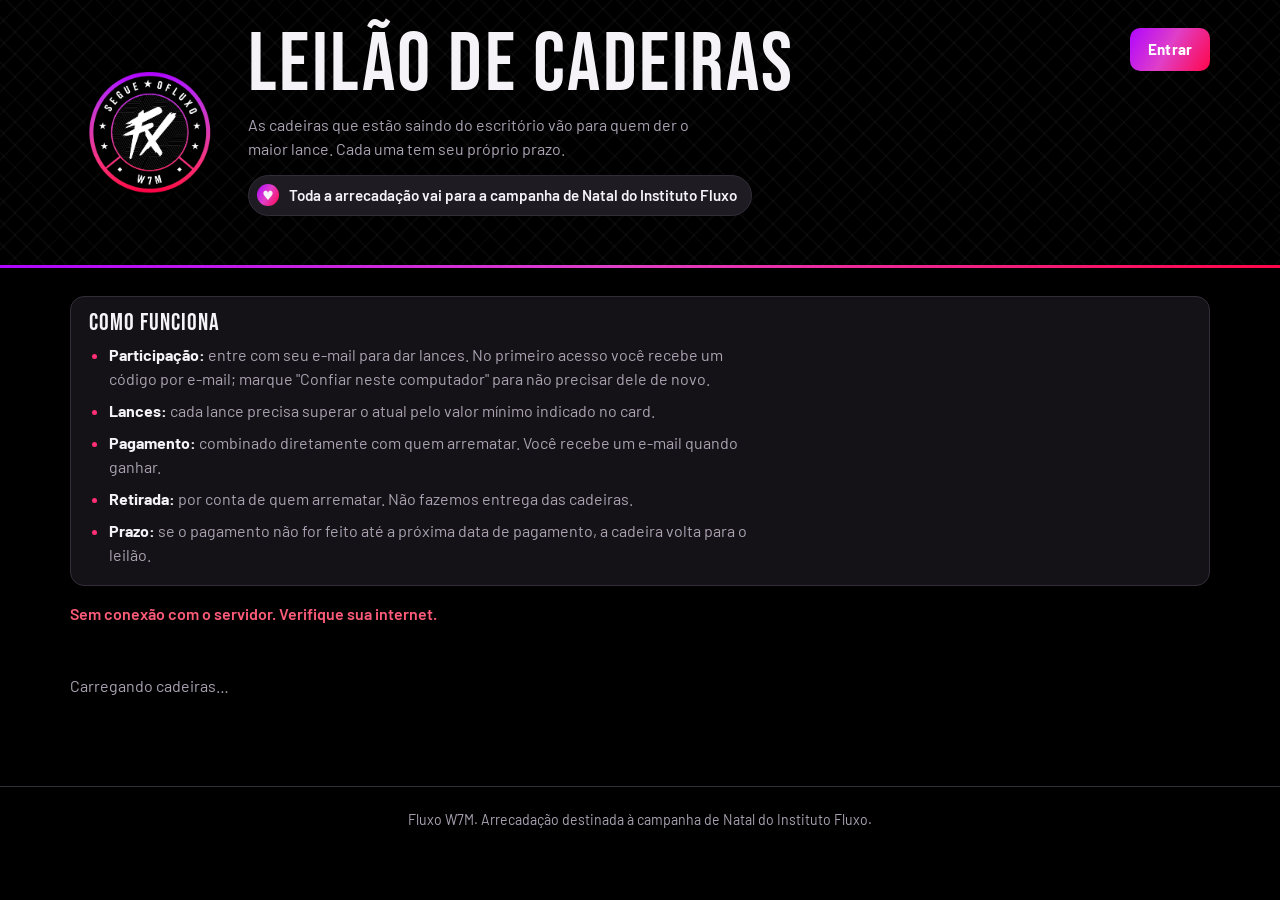
<file: index.html>
<!doctype html>
<html lang="pt-BR">
<head>
<meta charset="utf-8">
<meta name="viewport" content="width=device-width, initial-scale=1">
<meta name="theme-color" content="#000000">
<title>Leilão de cadeiras | Fluxo W7M</title>
<link rel="icon" id="favicon" href="">
<link rel="preconnect" href="https://fonts.googleapis.com">
<link rel="preconnect" href="https://fonts.gstatic.com" crossorigin>
<link href="https://fonts.googleapis.com/css2?family=Bebas+Neue&family=Barlow:wght@400;500;600;700&display=swap" rel="stylesheet">
<style>
  /* Cores tiradas da logo: preto do escudo e o anel roxo → magenta → vermelho */
  :root {
    --preto: #000000;
    --carvao: #151217;
    --carvao-2: #1F1B22;
    --linha: #332D38;
    --texto: #F6F3F8;
    --suave: #ABA3B3;
    --roxo: #B005FF;
    --magenta: #E03FC8;
    --rosa: #FF2E75;
    --vermelho: #FF0649;
    --grad: linear-gradient(120deg, #B005FF 0%, #E03FC8 48%, #FF0649 100%);
    --ok: #5BE3A4;
    --alerta: #FF5C7A;
    --titulo: "Bebas Neue", "Oswald", Impact, "Arial Narrow", sans-serif;
    --texto-ff: "Barlow", "Segoe UI", system-ui, sans-serif;
  }
  * { box-sizing: border-box; }
  html { background: var(--preto); }
  body { margin: 0; background: var(--preto); color: var(--texto); font-family: var(--texto-ff); font-size: 16px; line-height: 1.5; }
  button { font: inherit; cursor: pointer; }
  :focus-visible { outline: 3px solid var(--magenta); outline-offset: 2px; }
  .sr { position: absolute; width: 1px; height: 1px; overflow: hidden; clip: rect(0 0 0 0); white-space: nowrap; }

  /* ---------- Topo ---------- */
  .faixa {
    position: relative;
    background:
      repeating-linear-gradient(135deg, rgba(255,255,255,.028) 0 2px, transparent 2px 16px),
      repeating-linear-gradient(45deg, rgba(255,255,255,.028) 0 2px, transparent 2px 16px),
      var(--preto);
    border-bottom: 1px solid var(--linha);
  }
  .faixa::after { content: ""; position: absolute; left: 0; right: 0; bottom: -1px; height: 3px; background: var(--grad); }
  .topo { max-width: 1180px; margin: 0 auto; padding: 28px 20px 36px; display: grid; grid-template-columns: auto 1fr auto; gap: 28px; align-items: center; }
  .logo { width: clamp(96px, 14vw, 150px); height: auto; display: block; }
  h1 { font-family: var(--titulo); font-weight: 400; font-size: clamp(2.8rem, 8vw, 5.2rem); line-height: .9; letter-spacing: .03em; margin: 0; }
  .intro { color: var(--suave); max-width: 52ch; margin: 10px 0 0; }
  .causa { display: inline-flex; align-items: center; gap: 10px; margin-top: 14px; padding: 8px 14px 8px 8px; border-radius: 999px; background: var(--carvao-2); border: 1px solid var(--linha); font-weight: 600; font-size: .95rem; }
  .causa i { width: 22px; height: 22px; border-radius: 50%; background: var(--grad); flex: none; display: grid; place-items: center; font-style: normal; font-size: .8rem; }
  .conta { display: flex; align-items: center; gap: 10px; font-size: .95rem; align-self: start; }
  .conta .email { color: var(--suave); }

  .btn { background: var(--grad); color: #fff; border: 0; border-radius: 10px; padding: 10px 18px; font-weight: 700; white-space: nowrap; letter-spacing: .01em; }
  .btn:hover { filter: brightness(1.12); }
  .btn:disabled { opacity: .5; cursor: not-allowed; filter: none; }
  .btn-sec { background: transparent; color: var(--texto); border: 1.5px solid var(--linha); border-radius: 10px; padding: 8px 14px; font-weight: 600; }
  .btn-sec:hover { border-color: var(--magenta); }
  .link { background: none; border: 0; padding: 0; color: var(--magenta); text-decoration: underline; }

  /* ---------- Regras ---------- */
  .regras { max-width: 1180px; margin: 28px auto 0; padding: 0 20px; }
  .regras .caixa { background: var(--carvao); border: 1px solid var(--linha); border-radius: 14px; }
  .regras h2 { padding: 14px 18px 8px; margin: 0; font-size: 1.5rem; letter-spacing: .04em; }
  .regras ul { margin: 0; padding: 0 18px 18px 38px; display: grid; gap: 8px; max-width: 80ch; }
  .regras li::marker { color: var(--rosa); }
  .regras li strong { color: var(--texto); }
  .regras li { color: var(--suave); }

  .aviso { max-width: 1180px; margin: 16px auto 0; padding: 0 20px; color: var(--alerta); font-weight: 600; }

  /* ---------- Cadeiras ---------- */
  .grade { max-width: 1180px; margin: 0 auto; padding: 32px 20px 72px; display: grid; grid-template-columns: repeat(auto-fill, minmax(290px, 1fr)); gap: 34px 24px; align-items: start; }
  .vazio { color: var(--suave); grid-column: 1 / -1; }

  .lote { position: relative; background: var(--carvao); border: 1px solid var(--linha); border-radius: 14px; display: flex; flex-direction: column; }
  .foto { aspect-ratio: 1 / 1; background: var(--carvao-2); border-radius: 13px 13px 0 0; overflow: hidden; display: grid; place-items: center; }
  .foto img, .foto video { width: 100%; height: 100%; object-fit: contain; display: block; background: var(--carvao-2); }
  .foto.tem-video { aspect-ratio: 9 / 16; background: #000; }
  .foto video { object-fit: contain; background: #000; }
  .foto svg { width: 36%; color: #4A4350; }

  /* Etiqueta de preço pendurada, no gradiente do anel da logo */
  .etq-wrap { position: absolute; top: 18px; right: -10px; filter: drop-shadow(0 4px 10px rgba(0,0,0,.55)); transform: rotate(3deg); transform-origin: left center; }
  .etiqueta { position: relative; background: var(--grad); color: #fff; clip-path: polygon(16px 0, 100% 0, 100% 100%, 16px 100%, 0 50%); padding: 8px 18px 8px 30px; min-width: 150px; }
  .etiqueta::before { content: ""; position: absolute; left: 12px; top: 50%; width: 8px; height: 8px; margin-top: -4px; border-radius: 50%; background: var(--preto); }
  .etq-rotulo { display: block; font-size: .76rem; font-weight: 600; opacity: .9; }
  .etq-valor { display: block; font-family: var(--titulo); font-size: 2.1rem; line-height: 1; letter-spacing: .02em; font-variant-numeric: tabular-nums; }
  .etiqueta.mudou { animation: mudou .55s ease-out; }
  @keyframes mudou { 0% { transform: scale(1.1); } 100% { transform: scale(1); } }
  .encerrado .etiqueta { background: #3A3440; }
  .encerrado .foto img, .encerrado .foto video { filter: grayscale(.7); }

  .corpo { padding: 16px 18px 18px; display: flex; flex-direction: column; gap: 6px; flex: 1; }
  .corpo p { margin: 0; }
  .lote-num { font-size: .85rem; color: var(--suave); font-weight: 600; }
  h2 { font-family: var(--titulo); font-weight: 400; font-size: 1.8rem; line-height: 1; letter-spacing: .03em; margin: 0 0 2px; }
  .desc { color: var(--suave); font-size: .95rem; white-space: pre-line; }
  .prazo { font-size: .95rem; margin-top: 6px !important; }
  .relogio { font-variant-numeric: tabular-nums; font-weight: 700; }
  .relogio.urgente { color: var(--rosa); }
  .data { color: var(--suave); }
  .qtd { font-size: .92rem; color: var(--suave); }
  .status { font-size: .95rem; font-weight: 700; }
  .status.ok { color: var(--ok); }
  .status.alerta { color: var(--alerta); }

  .lance { margin-top: auto; padding-top: 12px; display: flex; gap: 8px; }
  .campo { flex: 1; min-width: 0; display: flex; align-items: center; border: 1.5px solid var(--linha); border-radius: 10px; padding: 0 4px 0 12px; background: var(--carvao-2); }
  .campo:focus-within { border-color: var(--magenta); }
  .campo span { color: var(--suave); }
  .campo input { border: 0; outline: 0; background: transparent; color: var(--texto); font: inherit; font-weight: 600; width: 100%; padding: 10px 6px; font-variant-numeric: tabular-nums; }
  .min { font-size: .84rem; color: var(--suave); }

  /* ---------- Login ---------- */
  dialog { border: 1px solid var(--linha); border-radius: 16px; padding: 26px; width: calc(100% - 32px); max-width: 400px; background: var(--carvao); color: var(--texto); }
  dialog::backdrop { background: rgba(0, 0, 0, .7); }
  dialog h2 { font-size: 2.2rem; margin-bottom: 6px; }
  dialog p { margin: 0 0 14px; color: var(--suave); }
  dialog strong { color: var(--texto); }
  .entrada { width: 100%; padding: 11px 12px; border: 1.5px solid var(--linha); border-radius: 10px; background: var(--carvao-2); color: var(--texto); font: inherit; margin-bottom: 14px; }
  .entrada:focus { outline: 0; border-color: var(--magenta); }
  .entrada.codigo { font-size: 1.5rem; letter-spacing: .45em; text-align: center; font-variant-numeric: tabular-nums; }
  .acoes { display: flex; gap: 10px; align-items: center; flex-wrap: wrap; }
.confiar { display: grid; grid-template-columns: auto 1fr; gap: 2px 10px; align-items: center; margin: -2px 0 16px; font-weight: 600; cursor: pointer; }
  .confiar input { width: 18px; height: 18px; accent-color: var(--magenta); margin: 0; }
  .confiar span { grid-column: 2; font-weight: 400; font-size: .85rem; color: var(--suave); }
  .erro { color: var(--alerta); font-weight: 600; min-height: 1.5em; margin: 10px 0 0 !important; }

  .toast { position: fixed; left: 50%; bottom: 24px; transform: translate(-50%, 20px); background: var(--texto); color: var(--preto); font-weight: 600; padding: 12px 18px; border-radius: 10px; max-width: calc(100% - 32px); opacity: 0; pointer-events: none; transition: opacity .2s, transform .2s; }
  .toast.visivel { opacity: 1; transform: translate(-50%, 0); }
  .toast.erro-toast { background: var(--vermelho); color: #fff; }

  footer { border-top: 1px solid var(--linha); color: var(--suave); font-size: .88rem; text-align: center; padding: 22px 20px 30px; }

  @media (max-width: 720px) {
    .topo { grid-template-columns: auto 1fr; gap: 16px 18px; padding-top: 20px; }
    .topo > .conta { grid-column: 1 / -1; grid-row: 1; justify-self: end; }
    .topo > .texto-topo { grid-column: 1 / -1; }
    .logo { width: 88px; }
    .causa { border-radius: 14px; align-items: flex-start; }
  }
  @media (prefers-reduced-motion: reduce) {
    .etiqueta.mudou { animation: none; }
    .toast { transition: none; }
  }
</style>
</head>
<body>

<div class="faixa">
  <header class="topo">
    <img class="logo" id="logo" src="[data-uri]" alt="Fluxo W7M">
    <div class="texto-topo">
      <h1>Leilão de cadeiras</h1>
      <p class="intro">As cadeiras que estão saindo do escritório vão para quem der o maior lance. Cada uma tem seu próprio prazo.</p>
      <p class="causa"><i aria-hidden="true">♥</i>Toda a arrecadação vai para a campanha de Natal do Instituto Fluxo</p>
    </div>
    <div class="conta" id="conta"></div>
  </header>
</div>

<section class="regras" aria-label="Regras do leilão">
  <div class="caixa">
    <h2>Como funciona</h2>
    <ul>
      <li><strong>Participação:</strong> entre com seu e-mail para dar lances. No primeiro acesso você recebe um código por e-mail; marque "Confiar neste computador" para não precisar dele de novo.</li>
      <li><strong>Lances:</strong> cada lance precisa superar o atual pelo valor mínimo indicado no card.</li>
      <li id="regra-prorroga" hidden></li>
      <li><strong>Pagamento:</strong> combinado diretamente com quem arrematar. Você recebe um e-mail quando ganhar.</li>
      <li><strong>Retirada:</strong> por conta de quem arrematar. Não fazemos entrega das cadeiras.</li>
      <li><strong>Prazo:</strong> se o pagamento não for feito até a próxima data de pagamento, a cadeira volta para o leilão.</li>
    </ul>
  </div>
</section>

<p class="aviso" id="aviso" role="alert" hidden></p>

<main class="grade" id="grade" aria-live="polite">
  <p class="vazio">Carregando cadeiras…</p>
</main>

<footer>Fluxo W7M. Arrecadação destinada à campanha de Natal do Instituto Fluxo.</footer>

<dialog id="login" aria-labelledby="login-titulo">
  <h2 id="login-titulo">Entrar</h2>
  <form id="passo1">
    <p>Digite seu e-mail. Vamos enviar um código de 6 dígitos para confirmar.</p>
    <label class="sr" for="email">E-mail corporativo</label>
    <input class="entrada" id="email" type="email" autocomplete="email" placeholder="seu@email.com" required>
    <div class="acoes">
      <button class="btn" type="submit">Continuar</button>
      <button class="btn-sec" type="button" data-fechar>Cancelar</button>
    </div>
  </form>
  <form id="passo2" hidden>
    <p>Digite o código enviado para <strong id="email-enviado"></strong>.</p>
    <label class="sr" for="codigo">Código</label>
    <input class="entrada codigo" id="codigo" inputmode="numeric" autocomplete="one-time-code" maxlength="6" required>
    <label class="confiar"><input type="checkbox" id="confiar" checked> Confiar neste computador <span>Não pedir código de novo neste navegador por 90 dias. Desmarque em computadores compartilhados.</span></label>
    <div class="acoes">
      <button class="btn" type="submit">Entrar</button>
      <button class="link" type="button" id="trocar-email">Usar outro e-mail</button>
    </div>
  </form>
  <p class="erro" id="erro-login" role="alert"></p>
</dialog>

<div class="toast" id="toast" role="status" aria-live="polite"></div>

<script>
  /* ===== Configuração ===== */
  const API_URL = 'https://script.google.com/macros/s/AKfycbynRwcFIczvZDJxloU6Pd7T9R0uLEcci5AdO_W9Nl7tfOy12jbIiubH8fIMwe51imMV/exec';
  const ATUALIZAR_A_CADA_MS = 15000;

  /* ===== Estado ===== */
  const $ = (s, el = document) => el.querySelector(s);
  const brl = new Intl.NumberFormat('pt-BR', { style: 'currency', currency: 'BRL' });
  const fmtData = new Intl.DateTimeFormat('pt-BR', { weekday: 'short', day: '2-digit', month: '2-digit', hour: '2-digit', minute: '2-digit' });
  const CADEIRA_SVG = '<svg viewBox="0 0 64 64" fill="none" stroke="currentColor" stroke-width="3" stroke-linecap="round" stroke-linejoin="round" aria-hidden="true"><path d="M21 8h22v22H21z"/><path d="M15 34h34"/><path d="M32 34v12"/><path d="M20 54l12-8 12 8"/><circle cx="20" cy="56" r="2"/><circle cx="44" cy="56" r="2"/><circle cx="32" cy="57" r="2"/></svg>';

  let token = ler('leilao_token');
  let emailLogado = ler('leilao_email');
  let offset = 0;
  let itens = [];
  let carregando = false;

  function ler(k) {
    try { return localStorage.getItem(k) || sessionStorage.getItem(k); } catch { return null; }
  }
  function gravar(k, v, persistente = true) {
    try {
      localStorage.removeItem(k); sessionStorage.removeItem(k);
      if (v != null) (persistente ? localStorage : sessionStorage).setItem(k, v);
    } catch {}
  }
  function esc(s) { return String(s ?? '').replace(/[&<>"']/g, c => ({ '&': '&amp;', '<': '&lt;', '>': '&gt;', '"': '&quot;', "'": '&#39;' }[c])); }

  /* ===== API ===== */
  async function api(action, dados = {}) {
    let r;
    try {
      // Sem header Content-Type para evitar preflight de CORS no Apps Script
      r = await fetch(API_URL, { method: 'POST', body: JSON.stringify({ action, ...dados }) });
    } catch {
      throw new Error('Sem conexão com o servidor. Verifique sua internet.');
    }
    const j = await r.json().catch(() => ({ ok: false, erro: 'Resposta inválida do servidor.' }));
    if (!j.ok) throw new Error(j.erro || 'Algo deu errado.');
    return j;
  }

  async function carregar() {
    if (carregando) return;
    carregando = true;
    try {
      const r = await api('listar', { token });
      offset = new Date(r.agora).getTime() - Date.now();
      if (token && !r.email) sairLocal();
      itens = r.itens;
      const min = r.regras && r.regras.antiSnipeMin;
      const rp = $('#regra-prorroga');
      rp.hidden = !min;
      if (min) rp.innerHTML = `<strong>Último minuto:</strong> um lance nos últimos ${min} minutos prorroga o prazo daquela cadeira em ${min} minutos.`;
      render();
      $('#aviso').hidden = true;
    } catch (e) {
      $('#aviso').textContent = e.message;
      $('#aviso').hidden = false;
    } finally {
      carregando = false;
    }
  }

  /* ===== Renderização ===== */
  function render() {
    const grade = $('#grade');
    if (!itens.length) {
      grade.innerHTML = '<p class="vazio">Nenhuma cadeira no leilão por enquanto.</p>';
      return;
    }
    const vazio = $('.vazio', grade);
    if (vazio) vazio.remove();

    const cards = itens.map(it => {
      let card = grade.querySelector(`[data-id="${CSS.escape(it.id)}"]`);
      if (!card) card = criarCard(it);
      atualizarCard(card, it);
      return card;
    });
    grade.querySelectorAll('.lote').forEach(c => {
      if (!itens.some(it => it.id === c.dataset.id)) c.remove();
    });
    // Mantém a ordem do servidor (encerra primeiro no topo), mexendo no DOM só se mudou
    const atual = [...grade.querySelectorAll('.lote')].map(c => c.dataset.id).join('|');
    if (atual !== itens.map(it => it.id).join('|')) cards.forEach(c => grade.appendChild(c));
    tick();
  }

  // Foto ou vídeo: arquivos .mp4, .webm ou .mov viram vídeo; o resto é imagem
  function midia(it) {
    if (!it.foto) return CADEIRA_SVG;
    const src = esc(it.foto);
    if (/\.(mp4|webm|mov)(\?.*)?$/i.test(it.foto)) {
      return `<video src="${src}" muted loop playsinline autoplay controls preload="metadata" aria-label="Vídeo: ${esc(it.nome)}"></video>`;
    }
    return `<img src="${src}" alt="${esc(it.nome)}" loading="lazy">`;
  }

  function criarCard(it) {
    const art = document.createElement('article');
    art.className = 'lote';
    art.dataset.id = it.id;
    const idCampo = 'v-' + it.id.replace(/[^\w-]/g, '_');
    art.innerHTML = `
      <div class="foto">${midia(it)}</div>
      <div class="etq-wrap"><div class="etiqueta"><span class="etq-rotulo"></span><span class="etq-valor"></span></div></div>
      <div class="corpo">
        <p class="lote-num">Lote ${esc(it.id)}</p>
        <h2>${esc(it.nome)}</h2>
        ${it.descricao ? `<p class="desc">${esc(it.descricao)}</p>` : ''}
        <p class="prazo"><span class="relogio"></span> <span class="data"></span></p>
        <p class="qtd"></p>
        <p class="status"></p>
        <form class="lance" novalidate>
          <label class="sr" for="${idCampo}">Valor do lance para ${esc(it.nome)}</label>
          <div class="campo"><span>R$</span><input id="${idCampo}" inputmode="decimal" autocomplete="off"></div>
          <button class="btn" type="submit">Dar lance</button>
        </form>
        <p class="min"></p>
      </div>`;
    const input = $('input', art);
    input.addEventListener('input', () => { input.dataset.editado = '1'; });
    $('form', art).addEventListener('submit', ev => enviarLance(ev, art));
    const img = $('img', art);
    if (img) img.addEventListener('error', () => { $('.foto', art).innerHTML = CADEIRA_SVG; });
    const video = $('video', art);
    if (video) {
      const quadro = $('.foto', art);
      quadro.classList.add('tem-video');
      // O quadro assume a proporção real do vídeo (em pé, deitado ou quadrado): sem corte e sem faixas
      video.addEventListener('loadedmetadata', () => {
        if (video.videoWidth && video.videoHeight) quadro.style.aspectRatio = `${video.videoWidth} / ${video.videoHeight}`;
      });
      video.addEventListener('error', () => { quadro.classList.remove('tem-video'); quadro.style.aspectRatio = ''; quadro.innerHTML = CADEIRA_SVG; }, true);
    }
    return art;
  }

  function atualizarCard(card, it) {
    card.classList.toggle('encerrado', it.encerrado);

    const valEl = $('.etq-valor', card);
    const novo = brl.format(it.lanceAtual ?? it.lanceInicial);
    if (valEl.textContent && valEl.textContent !== novo) piscar($('.etiqueta', card));
    valEl.textContent = novo;
    $('.etq-rotulo', card).textContent = it.totalLances
      ? (it.encerrado ? 'Valor final' : 'Lance atual')
      : 'Lance inicial';

    $('.qtd', card).textContent = it.totalLances === 0 ? 'Nenhum lance ainda'
      : it.totalLances === 1 ? '1 lance' : `${it.totalLances} lances`;

    let txt = '', cls = '';
    if (it.encerrado) {
      if (it.souLider) { txt = 'Você arrematou esta cadeira'; cls = 'ok'; }
      else if (it.totalLances) txt = it.lider ? `Arrematada por ${it.lider}` : 'Arrematada';
      else txt = 'Encerrada sem lances';
    } else if (it.souLider) { txt = 'Você está na frente'; cls = 'ok'; }
    else if (it.meuMaiorLance) { txt = 'Seu lance foi coberto'; cls = 'alerta'; }
    else if (it.totalLances && it.lider) txt = `Na frente: ${it.lider}`;
    const st = $('.status', card);
    st.textContent = txt;
    st.className = 'status ' + cls;
    st.hidden = !txt;

    const rel = $('.relogio', card);
    if (rel.dataset.fim !== it.encerraEm) { rel.dataset.fim = it.encerraEm; delete rel.dataset.fechou; }
    const dataFim = fmtData.format(new Date(it.encerraEm));
    $('.data', card).textContent = it.encerrado ? `em ${dataFim}` : `(até ${dataFim})`;

    const form = $('form', card), input = $('input', card), btn = $('button', card), min = $('.min', card);
    form.hidden = it.encerrado;
    min.hidden = it.encerrado;
    min.textContent = `Lance mínimo: ${brl.format(it.minimo)}`;
    if (document.activeElement !== input && (!input.dataset.editado || lerValor(input.value) < it.minimo)) {
      input.value = paraCampo(it.minimo);
      delete input.dataset.editado;
    }
    if (!btn.dataset.confirmar && !btn.disabled) btn.textContent = token ? 'Dar lance' : 'Entrar para dar lance';
  }

  function piscar(el) {
    el.classList.remove('mudou');
    void el.offsetWidth;
    el.classList.add('mudou');
  }

  /* ===== Contagem regressiva ===== */
  function duracao(ms) {
    const s = Math.floor(ms / 1000);
    const d = Math.floor(s / 86400), h = Math.floor(s % 86400 / 3600), m = Math.floor(s % 3600 / 60), seg = s % 60;
    if (d > 0) return `${d}d ${h}h`;
    if (h > 0) return `${h}h ${String(m).padStart(2, '0')}min`;
    return `${m}min ${String(seg).padStart(2, '0')}s`;
  }

  function tick() {
    const agora = Date.now() + offset;
    document.querySelectorAll('.relogio').forEach(el => {
      if (!el.dataset.fim) return;
      const ms = new Date(el.dataset.fim).getTime() - agora;
      if (ms <= 0) {
        el.textContent = 'Encerrado';
        el.classList.remove('urgente');
        if (!el.dataset.fechou) { el.dataset.fechou = '1'; setTimeout(carregar, 1500); }
        return;
      }
      el.textContent = 'Encerra em ' + duracao(ms);
      el.classList.toggle('urgente', ms < 3600000);
    });
  }

  /* ===== Lances ===== */
  function lerValor(s) {
    s = String(s || '').trim().replace(/[^\d.,]/g, '');
    if (s.includes(',')) s = s.replace(/\./g, '').replace(',', '.');
    else if (/^\d{1,3}(\.\d{3})+$/.test(s)) s = s.replace(/\./g, '');
    return Number(s);
  }

  function paraCampo(v) {
    return Number.isInteger(v) ? String(v) : v.toFixed(2).replace('.', ',');
  }

  function voltarBotao(btn) {
    clearTimeout(btn._t);
    delete btn.dataset.confirmar;
    btn.disabled = false;
    btn.textContent = token ? 'Dar lance' : 'Entrar para dar lance';
  }

  async function enviarLance(ev, card) {
    ev.preventDefault();
    if (!token) { abrirLogin(); return; }

    const it = itens.find(x => x.id === card.dataset.id);
    const input = $('input', card), btn = $('button', card);
    const valor = lerValor(input.value);
    if (!(valor > 0)) { toast('Digite o valor do lance.', true); input.focus(); return; }
    if (valor < it.minimo) { toast(`O lance mínimo é ${brl.format(it.minimo)}.`, true); input.focus(); return; }

    // Primeiro clique pede confirmação, segundo envia
    if (btn.dataset.confirmar !== String(valor)) {
      btn.dataset.confirmar = String(valor);
      btn.textContent = `Confirmar ${brl.format(valor)}`;
      clearTimeout(btn._t);
      btn._t = setTimeout(() => voltarBotao(btn), 5000);
      return;
    }

    clearTimeout(btn._t);
    btn.disabled = true;
    btn.textContent = 'Enviando…';
    try {
      await api('darLance', { token, cadeiraId: it.id, valor });
      toast(`Lance de ${brl.format(valor)} registrado.`);
      delete input.dataset.editado;
    } catch (e) {
      toast(e.message, true);
      if (/sessão/i.test(e.message)) { sairLocal(); abrirLogin(); }
    } finally {
      voltarBotao(btn);
      await carregar();
    }
  }

  /* ===== Login ===== */
  const dlg = $('#login');

  function passo(n) {
    $('#passo1').hidden = n !== 1;
    $('#passo2').hidden = n !== 2;
    $('#erro-login').textContent = '';
  }

  function abrirLogin() {
    passo(1);
    dlg.showModal();
    $('#email').focus();
  }

  $('#passo1').addEventListener('submit', async ev => {
    ev.preventDefault();
    const btn = $('button[type=submit]', ev.target);
    btn.disabled = true; btn.textContent = 'Entrando…';
    $('#erro-login').textContent = '';
    try {
      const email = $('#email').value.trim();
      const r = await api('entrar', { email });
      if (r.precisaCodigo) {
        $('#email-enviado').textContent = email;
        passo(2);
        $('#codigo').value = '';
        $('#codigo').focus();
      } else {
        concluirLogin(r);
      }
    } catch (e) {
      $('#erro-login').textContent = e.message;
    } finally {
      btn.disabled = false; btn.textContent = 'Continuar';
    }
  });

  $('#passo2').addEventListener('submit', async ev => {
    ev.preventDefault();
    const btn = $('button[type=submit]', ev.target);
    btn.disabled = true; btn.textContent = 'Verificando…';
    $('#erro-login').textContent = '';
    try {
      const r = await api('validarCodigo', { email: $('#email').value.trim(), codigo: $('#codigo').value, confiar: $('#confiar').checked });
      concluirLogin(r);
    } catch (e) {
      $('#erro-login').textContent = e.message;
    } finally {
      btn.disabled = false; btn.textContent = 'Entrar';
    }
  });

  function concluirLogin(r) {
    token = r.token; emailLogado = r.email;
    const lembrar = r.confiar !== false;
    gravar('leilao_token', token, lembrar); gravar('leilao_email', emailLogado, lembrar);
    dlg.close();
    atualizarConta();
    toast('Pronto, você já pode dar lances.');
    carregar();
  }

  $('#trocar-email').addEventListener('click', () => { passo(1); $('#email').focus(); });
  dlg.querySelectorAll('[data-fechar]').forEach(b => b.addEventListener('click', () => dlg.close()));

  function atualizarConta() {
    $('#conta').innerHTML = token
      ? `<span class="email">${esc(emailLogado)}</span><button class="btn-sec" type="button" data-acao="sair">Sair</button>`
      : `<button class="btn" type="button" data-acao="entrar">Entrar</button>`;
    document.querySelectorAll('.lance button').forEach(b => { if (!b.dataset.confirmar && !b.disabled) voltarBotao(b); });
  }

  $('#conta').addEventListener('click', async ev => {
    const acao = ev.target.dataset.acao;
    if (acao === 'entrar') abrirLogin();
    if (acao === 'sair') {
      const t = token;
      sairLocal();
      carregar();
      try { await api('sair', { token: t }); } catch {}
    }
  });

  function sairLocal() {
    token = null; emailLogado = null;
    gravar('leilao_token', null); gravar('leilao_email', null);
    atualizarConta();
  }

  /* ===== Aviso rápido ===== */
  function toast(msg, erro = false) {
    const t = $('#toast');
    t.textContent = msg;
    t.classList.toggle('erro-toast', erro);
    t.classList.add('visivel');
    clearTimeout(t._t);
    t._t = setTimeout(() => t.classList.remove('visivel'), 3500);
  }

  /* ===== Início ===== */
  $('#favicon').href = $('#logo').src;
  atualizarConta();
  if (API_URL.startsWith('COLE_AQUI')) {
    $('#grade').innerHTML = '<p class="vazio">Falta configurar: cole a URL do Apps Script na constante API_URL deste arquivo.</p>';
  } else {
    carregar();
    setInterval(tick, 1000);
    setInterval(() => { if (!document.hidden) carregar(); }, ATUALIZAR_A_CADA_MS);
    document.addEventListener('visibilitychange', () => { if (!document.hidden) carregar(); });
  }
</script>
</body>
</html>
</file>
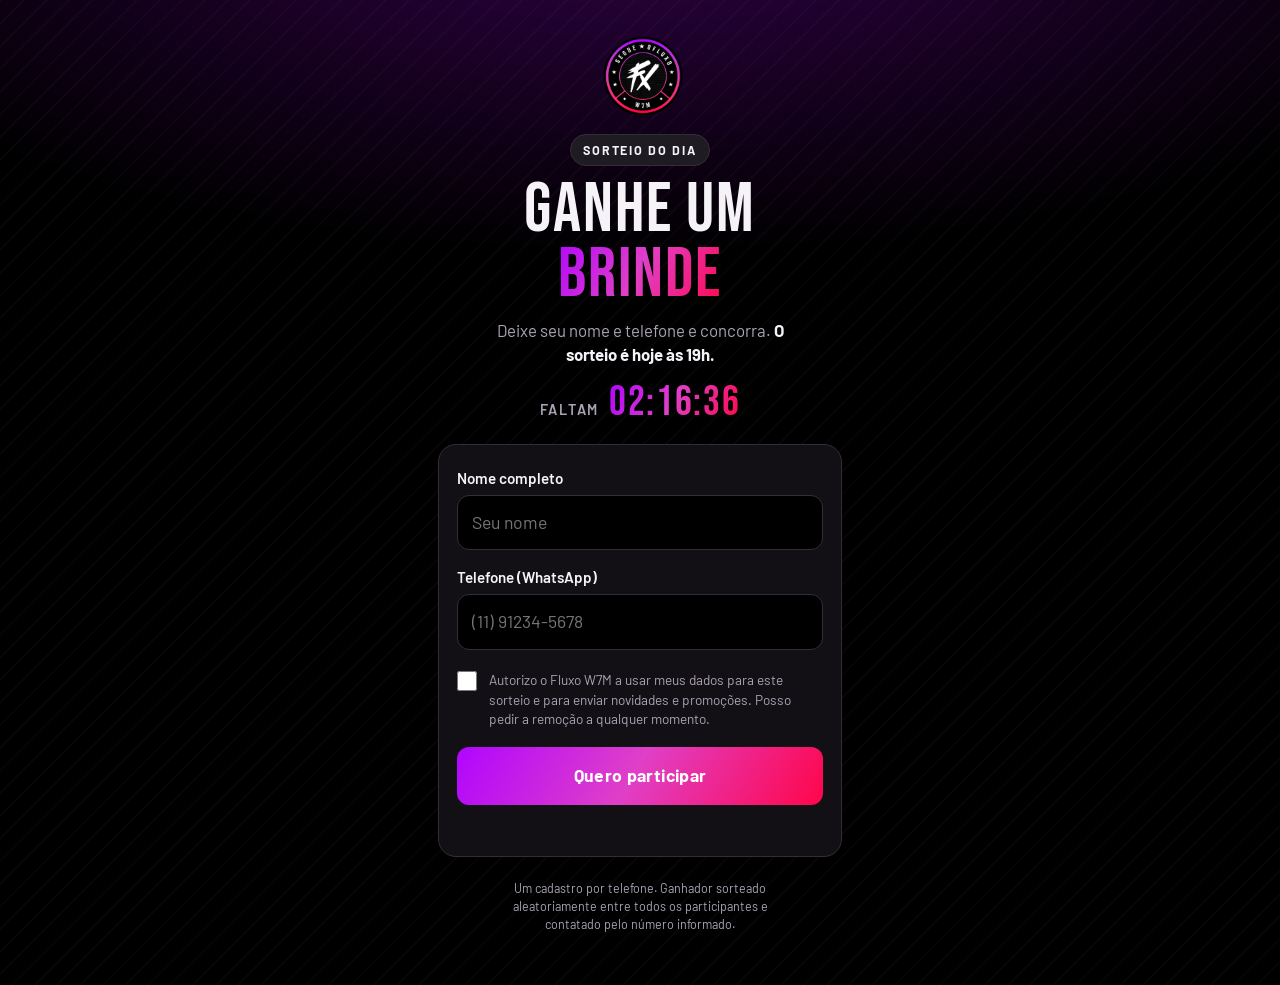
<file: sorteio/index.html>
<!doctype html>
<html lang="pt-BR">
<head>
<meta charset="utf-8">
<meta name="viewport" content="width=device-width, initial-scale=1, viewport-fit=cover">
<meta name="theme-color" content="#000000">
<title>Sorteio do brinde | Fluxo W7M</title>
<link rel="icon" href="logo.png">
<link rel="preconnect" href="https://fonts.googleapis.com">
<link rel="preconnect" href="https://fonts.gstatic.com" crossorigin>
<link href="https://fonts.googleapis.com/css2?family=Bebas+Neue&family=Barlow:wght@400;500;600;700&display=swap" rel="stylesheet">
<link rel="stylesheet" href="estilo.css?v=2">
<style>
  main { max-width: 440px; margin: 0 auto; padding: 28px 18px 40px; display: flex; flex-direction: column; align-items: center; text-align: center; }
  .logo { width: 92px; height: 92px; display: block; margin-bottom: 14px; }
  .selo { display: inline-block; font-weight: 700; font-size: .78rem; letter-spacing: .14em; text-transform: uppercase; padding: 6px 12px; border-radius: 999px; border: 1px solid var(--linha); background: var(--carvao-2); margin-bottom: 12px; }
  h1 { font-size: clamp(3rem, 15vw, 4.4rem); }
  .lead { margin: 10px 0 22px; color: var(--suave); font-size: 1.05rem; max-width: 34ch; }
  .lead strong { color: var(--texto); }
  form, .ok { width: 100%; padding: 22px 18px; text-align: left; }
  label.campo { display: block; font-weight: 600; font-size: .95rem; margin: 0 0 6px; }
  .input { width: 100%; background: var(--preto); color: var(--texto); border: 1.5px solid var(--linha); border-radius: 12px; padding: 14px 14px; font-size: 1.1rem; margin-bottom: 16px; }
  .input:focus { border-color: var(--magenta); outline: none; }
  .aceite { display: grid; grid-template-columns: 22px 1fr; gap: 10px; align-items: start; font-size: .85rem; color: var(--suave); margin: 4px 0 18px; cursor: pointer; }
  .aceite input { width: 20px; height: 20px; margin: 1px 0 0; accent-color: var(--magenta); }
  .erro { color: var(--alerta); font-weight: 600; font-size: .92rem; min-height: 1.3em; margin: 10px 0 0; text-align: center; }
  .ok { text-align: center; display: none; }
  .ok .icone { width: 72px; height: 72px; margin: 4px auto 12px; border-radius: 50%; background: var(--grad); display: grid; place-items: center; }
  .ok h2 { font-size: 2.6rem; }
  .ok p { color: var(--suave); margin: 8px 0 20px; }
  .zap { display: flex; align-items: center; justify-content: center; gap: 10px; text-decoration: none; background: #1FA855; margin-bottom: 12px; font-size: 1rem; }
  .ok .btn-sec { width: 100%; }
  .rodape { margin-top: 22px; font-size: .78rem; color: var(--suave); max-width: 38ch; }
  .config, .fechado { display: none; padding: 22px 18px; color: var(--suave); width: 100%; }
  .fechado h2 { font-size: 2.2rem; color: var(--texto); margin-bottom: 6px; }
  .timer { display: flex; align-items: baseline; justify-content: center; gap: 10px; margin: -6px 0 20px; }
  .timer span { color: var(--suave); font-weight: 600; font-size: .9rem; text-transform: uppercase; letter-spacing: .12em; }
  .timer b { font-family: var(--titulo); font-weight: 400; font-size: 2.6rem; line-height: 1; letter-spacing: .04em; font-variant-numeric: tabular-nums; background: var(--grad); -webkit-background-clip: text; background-clip: text; color: transparent; }
</style>
</head>
<body>
<main>
  <img class="logo" src="logo.png" alt="Fluxo W7M" width="92" height="92">
  <span class="selo">Sorteio do dia</span>
  <h1 class="titulo">Ganhe um <span class="grad-txt">brinde</span></h1>
  <p class="lead">Deixe seu nome e telefone e concorra. <strong>O sorteio é hoje às 19h.</strong></p>
  <div class="timer" id="timer" aria-live="off"><span>Faltam</span><b id="timer-v">--:--:--</b></div>

  <form id="form" class="card" novalidate>
    <label class="campo" for="nome">Nome completo</label>
    <input class="input" id="nome" name="nome" autocomplete="name" autocapitalize="words" maxlength="80" required placeholder="Seu nome">

    <label class="campo" for="telefone">Telefone (WhatsApp)</label>
    <input class="input" id="telefone" name="telefone" type="tel" inputmode="numeric" autocomplete="tel-national" maxlength="15" required placeholder="(11) 91234-5678">

    <label class="aceite">
      <input type="checkbox" id="aceite" required>
      <span>Autorizo o Fluxo W7M a usar meus dados para este sorteio e para enviar novidades e promoções. Posso pedir a remoção a qualquer momento.</span>
    </label>

    <button class="btn" id="enviar" type="submit">Quero participar</button>
    <p class="erro" id="erro" role="alert"></p>
  </form>

  <div class="ok card" id="ok" aria-live="polite">
    <div class="icone"><svg width="36" height="36" viewBox="0 0 24 24" fill="none" stroke="#fff" stroke-width="3" stroke-linecap="round" stroke-linejoin="round" aria-hidden="true"><path d="M5 12.5l4.5 4.5L19 7.5"/></svg></div>
    <h2 class="titulo" id="ok-titulo">Você está no sorteio!</h2>
    <p id="ok-texto">Fique de olho no telefone: o ganhador será chamado às 19h.</p>
    <a class="btn zap" id="zap" href="#" target="_blank" rel="noopener">
      <svg width="22" height="22" viewBox="0 0 24 24" fill="#fff" aria-hidden="true"><path d="M12 2a10 10 0 0 0-8.6 15.1L2 22l5-1.3A10 10 0 1 0 12 2zm0 18.2c-1.5 0-3-.4-4.3-1.2l-.3-.2-3 .8.8-2.9-.2-.3A8.2 8.2 0 1 1 12 20.2zm4.5-6.1c-.2-.1-1.5-.7-1.7-.8-.2-.1-.4-.1-.6.1l-.8 1c-.1.2-.3.2-.5.1a6.7 6.7 0 0 1-3.3-2.9c-.2-.4.2-.4.7-1.3.1-.2 0-.3 0-.4l-.8-1.8c-.2-.5-.4-.4-.6-.4h-.5c-.2 0-.4.1-.7.3-.2.3-.9.9-.9 2.2s1 2.6 1.1 2.7c.1.2 1.9 2.9 4.6 4 1.7.7 2.4.8 3.2.6.5-.1 1.5-.6 1.7-1.2.2-.6.2-1.1.2-1.2-.1-.1-.3-.2-.5-.3z"/></svg>
      Chamar um amigo pra concorrer
    </a>
    <button class="btn-sec" id="outro" type="button">Cadastrar outra pessoa</button>
  </div>

  <div class="config card" id="config">Sorteio em configuração. Volte em alguns minutos.</div>
  <div class="fechado card" id="fechado"><h2 class="titulo">Inscrições encerradas</h2>O sorteio do brinde está acontecendo agora. Obrigado por participar!</div>

  <p class="rodape">Um cadastro por telefone. Ganhador sorteado aleatoriamente entre todos os participantes e contatado pelo número informado.</p>
</main>

<script src="config.js?v=5"></script>
<script>
  const API = window.SORTEIO_API;
  const $ = id => document.getElementById(id);
  const origem = new URLSearchParams(location.search).get('origem') || 'link';

  if (!API) { $('form').style.display = 'none'; $('config').style.display = 'block'; }

  // Contagem regressiva e encerramento às 19h
  const FIM = new Date(window.SORTEIO_HORA || '2026-11-14T19:00:00-03:00').getTime();
  function tick() {
    const s = Math.max(0, Math.floor((FIM - Date.now()) / 1000));
    const p = n => String(n).padStart(2, '0');
    $('timer-v').textContent = p(Math.floor(s / 3600)) + ':' + p(Math.floor(s / 60) % 60) + ':' + p(s % 60);
    if (s === 0) {
      $('timer').style.display = 'none';
      $('form').style.display = 'none'; $('ok').style.display = 'none';
      $('fechado').style.display = 'block';
      clearInterval(relogio);
    }
  }
  const relogio = setInterval(tick, 1000); tick();

  // Envia e tenta de novo uma vez se a rede ou o Google falhar (o cadastro não duplica)
  async function enviar(dados) {
    for (let t = 0; t < 2; t++) {
      try {
        const r = await fetch(API, { method: 'POST', body: JSON.stringify(dados) });
        return await r.json();
      } catch (e) {
        if (t === 1) throw e;
        await new Promise(ok => setTimeout(ok, 1500));
      }
    }
  }

  // Botão de indicação pelo WhatsApp (entra na planilha com origem "indicacao")
  const linkIndicacao = new URL('./?origem=indicacao', location.href).href;
  $('zap').href = 'https://wa.me/?text=' + encodeURIComponent('Tô concorrendo a um brinde do Fluxo W7M! Sorteio hoje às 19h, se cadastra aqui: ' + linkIndicacao);

  // "joão DA silva" -> "João da Silva"
  function arrumarNome(n) {
    const mini = ['da', 'de', 'do', 'das', 'dos', 'e'];
    return n.trim().replace(/\s+/g, ' ').toLowerCase().split(' ')
      .map((p, i) => i > 0 && mini.includes(p) ? p : p.charAt(0).toUpperCase() + p.slice(1)).join(' ');
  }

  // DDD existente, celular com 9 na frente, nada de 99999-9999
  const DDDS = '11 12 13 14 15 16 17 18 19 21 22 24 27 28 31 32 33 34 35 37 38 41 42 43 44 45 46 47 48 49 51 53 54 55 61 62 63 64 65 66 67 68 69 71 73 74 75 77 79 81 82 83 84 85 86 87 88 89 91 92 93 94 95 96 97 98 99'.split(' ');
  function validarFone(f) {
    if (f.length < 10) return 'Telefone incompleto. Use DDD + número.';
    if (!DDDS.includes(f.slice(0, 2))) return 'DDD inválido. Confira os dois primeiros números.';
    if (f.length === 11 && f[2] !== '9') return 'Celular precisa começar com 9 depois do DDD.';
    if (/^(\d)\1+$/.test(f.slice(2))) return 'Esse número não parece válido.';
    return '';
  }

  // Máscara de telefone
  $('telefone').addEventListener('input', e => {
    const d = e.target.value.replace(/\D/g, '').slice(0, 11);
    let v = d;
    if (d.length > 2) v = '(' + d.slice(0, 2) + ') ' + d.slice(2);
    if (d.length > 6) v = '(' + d.slice(0, 2) + ') ' + (d.length === 11 ? d.slice(2, 7) + '-' + d.slice(7) : d.slice(2, 6) + '-' + d.slice(6));
    e.target.value = v;
  });

  $('form').addEventListener('submit', async e => {
    e.preventDefault();
    const nome = arrumarNome($('nome').value);
    const fone = $('telefone').value.replace(/\D/g, '');
    $('erro').textContent = '';
    if (nome.split(' ').length < 2 || nome.length < 5 || /\d/.test(nome)) return falha('Informe nome e sobrenome.', 'nome');
    const erroFone = validarFone(fone);
    if (erroFone) return falha(erroFone, 'telefone');
    if (!$('aceite').checked) return falha('Marque a autorização para participar.');

    $('enviar').disabled = true; $('enviar').textContent = 'Enviando...';
    try {
      const j = await enviar({ acao: 'cadastro', nome, telefone: fone, aceite: true, origem });
      if (!j.ok) return falha(j.erro || 'Não foi possível cadastrar.');
      $('ok-titulo').textContent = j.duplicado ? 'Você já está no sorteio!' : 'Você está no sorteio!';
      $('ok-texto').textContent = j.duplicado
        ? 'Esse telefone já foi cadastrado. Boa sorte no sorteio das 19h!'
        : 'Fique de olho no telefone: o ganhador será chamado às 19h.';
      $('form').style.display = 'none'; $('ok').style.display = 'block';
    } catch (err) {
      falha('Sem conexão. Tente de novo.');
    } finally {
      $('enviar').disabled = false; $('enviar').textContent = 'Quero participar';
    }
  });

  $('outro').addEventListener('click', () => {
    $('form').reset(); $('ok').style.display = 'none'; $('form').style.display = 'block'; $('nome').focus();
  });

  function falha(msg, campo) { $('erro').textContent = msg; if (campo) $(campo).focus(); }
</script>
</body>
</html>
</file>
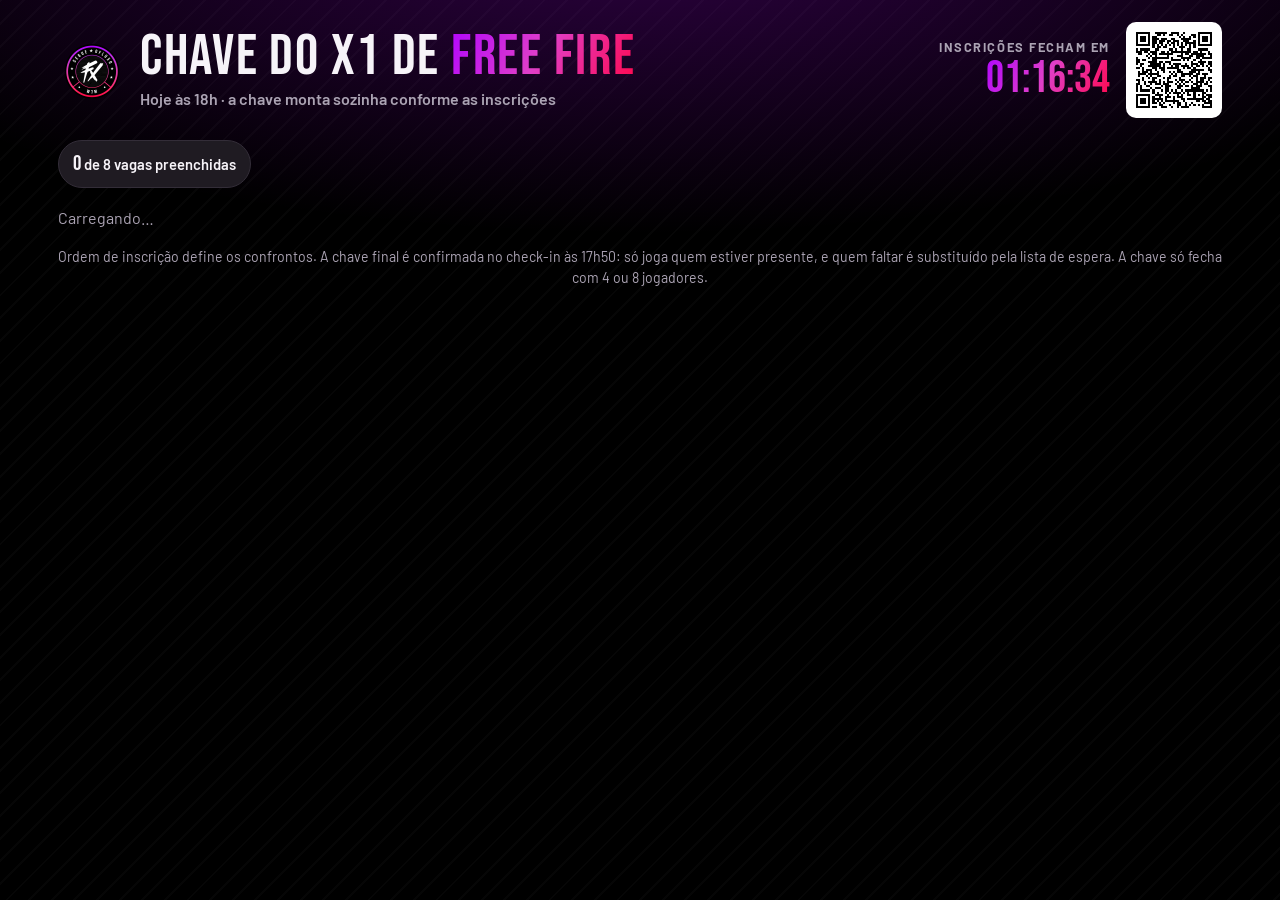
<file: sorteio/chave.html>
<!doctype html>
<html lang="pt-BR">
<head>
<meta charset="utf-8">
<meta name="viewport" content="width=device-width, initial-scale=1">
<meta name="theme-color" content="#000000">
<title>Chave do X1 de Free Fire | Fluxo W7M</title>
<link rel="icon" href="logo.png">
<link rel="preconnect" href="https://fonts.googleapis.com">
<link rel="preconnect" href="https://fonts.gstatic.com" crossorigin>
<link href="https://fonts.googleapis.com/css2?family=Bebas+Neue&family=Barlow:wght@400;500;600;700&display=swap" rel="stylesheet">
<link rel="stylesheet" href="estilo.css?v=2">
<style>
  .wrap { max-width: 1200px; margin: 0 auto; padding: 22px 18px 32px; }
  header { display: grid; grid-template-columns: auto 1fr auto; gap: 18px; align-items: center; margin-bottom: 22px; }
  header img.logo { width: 64px; height: 64px; display: block; }
  header h1 { font-size: clamp(2.2rem, 5vw, 3.6rem); }
  header p { margin: 4px 0 0; color: var(--suave); font-weight: 600; }
  .lado { display: flex; align-items: center; gap: 16px; }
  .relogio { text-align: right; }
  .relogio span { display: block; color: var(--suave); font-size: .8rem; font-weight: 700; letter-spacing: .12em; text-transform: uppercase; }
  .relogio b { font-family: var(--titulo); font-weight: 400; font-size: 2.8rem; line-height: 1; font-variant-numeric: tabular-nums; }
  .qr-mini { background: #fff; border-radius: 10px; padding: 6px; width: 96px; height: 96px; }
  .qr-mini img { width: 100%; height: 100%; display: block; image-rendering: pixelated; }
  .faixa { display: flex; gap: 10px; flex-wrap: wrap; margin-bottom: 18px; }
  .pill { padding: 8px 14px; border-radius: 999px; border: 1px solid var(--linha); background: var(--carvao-2); font-weight: 600; font-size: .92rem; }
  .pill b { font-family: var(--titulo); font-weight: 400; font-size: 1.3rem; }
  .regra { color: var(--suave); font-size: .88rem; margin-top: 18px; text-align: center; }
  @media (max-width: 720px) { header { grid-template-columns: auto 1fr; } .lado { grid-column: span 2; justify-content: space-between; } }
</style>
</head>
<body>
<div class="wrap">
  <header>
    <img class="logo" src="logo.png" alt="Fluxo W7M">
    <div>
      <h1 class="titulo">Chave do X1 de <span class="grad-txt">Free Fire</span></h1>
      <p>Hoje às 18h · a chave monta sozinha conforme as inscrições</p>
    </div>
    <div class="lado">
      <div class="relogio"><span id="rel-rot">Inscrições fecham em</span><b class="grad-txt" id="rel">--:--:--</b></div>
      <div class="qr-mini" title="Inscreva-se"><img src="qr-x1.png" alt="QR code para se inscrever no X1"></div>
    </div>
  </header>
  <div class="faixa">
    <span class="pill"><b id="p-conf">0</b> de 8 vagas preenchidas</span>
    <span class="pill" id="p-esp" style="display:none"><b id="p-esp-n">0</b> na lista de espera</span>
  </div>
  <div id="chave"><p class="suave">Carregando…</p></div>
  <p class="regra">Ordem de inscrição define os confrontos. A chave final é confirmada no check-in às 17h50: só joga quem estiver presente, e quem faltar é substituído pela lista de espera. A chave só fecha com 4 ou 8 jogadores.</p>
</div>
<script src="config.js?v=5"></script>
<script src="chave.js?v=1"></script>
<script>
  const $ = id => document.getElementById(id);
  const FIM = new Date(window.X1_HORA || '2026-11-14T18:00:00-03:00').getTime();
  const p = n => String(n).padStart(2, '0');
  function tick() {
    const s = Math.max(0, Math.floor((FIM - Date.now()) / 1000));
    if (s === 0) { $('rel-rot').textContent = 'Inscrições'; $('rel').textContent = 'Encerradas'; return; }
    $('rel').textContent = p(Math.floor(s / 3600)) + ':' + p(Math.floor(s / 60) % 60) + ':' + p(s % 60);
  }
  setInterval(tick, 1000); tick();
  async function carregar() {
    try {
      const d = await (await fetch(window.SORTEIO_API + '?acao=stats&t=' + Date.now())).json();
      if (!d.ok || !d.x1) return;
      $('p-conf').textContent = Math.min(d.x1.total, d.x1.vagas);
      const esp = Math.max(0, d.x1.total - d.x1.vagas);
      $('p-esp').style.display = esp ? 'inline-block' : 'none'; $('p-esp-n').textContent = esp;
      desenharChaveX1($('chave'), d.x1, 'completo');
    } catch (e) {}
  }
  carregar(); setInterval(carregar, 20000);
</script>
</body>
</html>
</file>
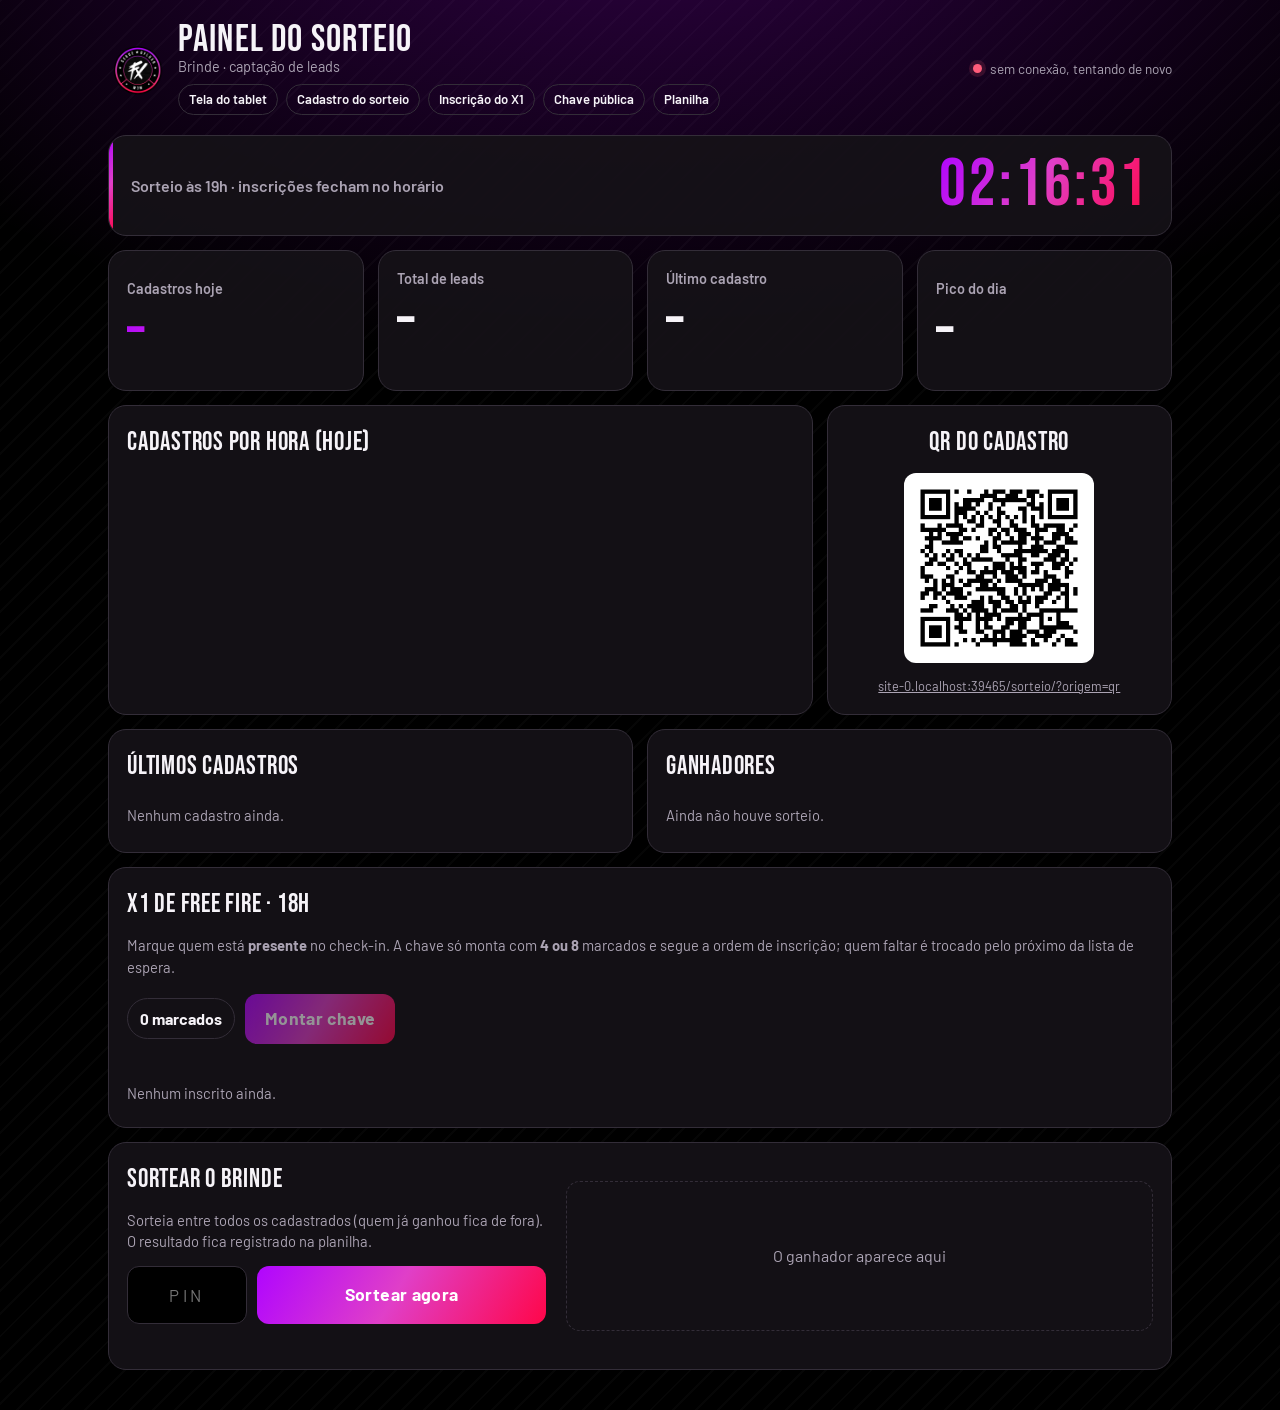
<file: sorteio/painel.html>
<!doctype html>
<html lang="pt-BR">
<head>
<meta charset="utf-8">
<meta name="viewport" content="width=device-width, initial-scale=1">
<meta name="theme-color" content="#000000">
<meta name="robots" content="noindex">
<title>Painel do sorteio | Fluxo W7M</title>
<link rel="icon" href="logo.png">
<link rel="preconnect" href="https://fonts.googleapis.com">
<link rel="preconnect" href="https://fonts.gstatic.com" crossorigin>
<link href="https://fonts.googleapis.com/css2?family=Bebas+Neue&family=Barlow:wght@400;500;600;700&display=swap" rel="stylesheet">
<link rel="stylesheet" href="estilo.css?v=2">
<style>
  .wrap { max-width: 1100px; margin: 0 auto; padding: 22px 18px 40px; }
  header { display: grid; grid-template-columns: 56px 1fr auto; gap: 14px; align-items: center; margin-bottom: 20px; }
  header img { width: 56px; height: 56px; display: block; }
  header h1 { font-size: 2.4rem; }
  .status { font-size: .85rem; color: var(--suave); display: flex; align-items: center; gap: 8px; }
  .dot { width: 9px; height: 9px; border-radius: 50%; background: var(--ok); box-shadow: 0 0 0 4px rgba(91,227,164,.15); }
  .dot.off { background: var(--alerta); box-shadow: 0 0 0 4px rgba(255,92,122,.15); }
  .grid { display: grid; grid-template-columns: repeat(12, 1fr); gap: 14px; }
  .card { padding: 18px; }
  .kpi { grid-column: span 3; display: flex; flex-direction: column; justify-content: center; }
  .kpi span { color: var(--suave); font-size: .9rem; font-weight: 600; }
  .kpi b { font-family: var(--titulo); font-weight: 400; font-size: 3.6rem; line-height: 1; margin-top: 4px; }
  .kpi small { color: var(--suave); font-size: .82rem; margin-top: 4px; min-height: 1.2em; }
  .kpi.parado { border-color: var(--alerta); }
  .kpi.parado b, .kpi.parado small { color: var(--alerta); }
  .atalhos { display: flex; gap: 8px; margin-top: 6px; flex-wrap: wrap; }
  .atalhos a { color: var(--texto); text-decoration: none; font-size: .82rem; font-weight: 600; padding: 5px 10px; border: 1px solid var(--linha); border-radius: 999px; }
  .atalhos a:hover { border-color: var(--magenta); }
  .revelar { position: fixed; inset: 0; z-index: 50; display: none; place-items: center; text-align: center; padding: 24px;
    background: radial-gradient(80% 70% at 50% 40%, rgba(176,5,255,.45), transparent 70%), rgba(0,0,0,.94); }
  .revelar.on { display: grid; }
  .revelar img { width: 110px; margin: 0 auto 18px; display: block; }
  .revelar .rot { font-weight: 700; letter-spacing: .18em; text-transform: uppercase; color: var(--suave); }
  .revelar .nome { font-family: var(--titulo); font-size: clamp(4rem, 13vw, 10rem); line-height: .95; margin: 14px 0; background: var(--grad); -webkit-background-clip: text; background-clip: text; color: transparent; }
  .revelar .fone { font-size: clamp(1.4rem, 3vw, 2.2rem); font-weight: 700; font-variant-numeric: tabular-nums; }
  .revelar .btn-sec { margin-top: 28px; }
  #confete { position: fixed; inset: 0; pointer-events: none; z-index: 51; }
  .kpi.destaque b { background: var(--grad); -webkit-background-clip: text; background-clip: text; color: transparent; }
  h2 { font-family: var(--titulo); font-weight: 400; font-size: 1.6rem; letter-spacing: .03em; margin: 0 0 12px; }
  .grafico { grid-column: span 8; }
  .barras { display: flex; align-items: flex-end; gap: 6px; height: 180px; padding-top: 18px; }
  .barra { flex: 1; display: flex; flex-direction: column; align-items: center; justify-content: flex-end; height: 100%; min-width: 0; }
  .barra i { display: block; width: 100%; max-width: 38px; border-radius: 6px 6px 2px 2px; background: var(--grad); min-height: 2px; transition: height .4s; }
  .barra i.zero { background: var(--linha); }
  .barra em { font-style: normal; font-size: .78rem; font-weight: 700; margin-bottom: 4px; }
  .barra small { font-size: .72rem; color: var(--suave); margin-top: 6px; }
  .qr { grid-column: span 4; text-align: center; }
  .qr img { width: 100%; max-width: 190px; border-radius: 12px; background: #fff; padding: 8px; display: block; margin: 0 auto 10px; }
  .qr a { color: var(--suave); font-size: .8rem; word-break: break-all; }
  .lista { grid-column: span 6; }
  ul { list-style: none; margin: 0; padding: 0; }
  li { display: grid; grid-template-columns: 1fr auto auto; gap: 12px; align-items: center; padding: 10px 0; border-top: 1px solid var(--linha); font-size: .95rem; }
  li:first-child { border-top: 0; }
  li .fone { color: var(--suave); font-variant-numeric: tabular-nums; }
  li .hora { color: var(--suave); font-size: .82rem; font-variant-numeric: tabular-nums; }
  .vazio { color: var(--suave); font-size: .92rem; padding: 8px 0; }
  .sorteio { grid-column: span 12; display: grid; grid-template-columns: 1fr 1.4fr; gap: 20px; align-items: center; }
  .sorteio .ctrl { display: flex; gap: 10px; }
  .sorteio input { width: 120px; background: var(--preto); color: var(--texto); border: 1.5px solid var(--linha); border-radius: 12px; padding: 12px; font-size: 1.05rem; text-align: center; letter-spacing: .2em; }
  .sorteio .btn { width: auto; flex: 1; }
  .palco { min-height: 150px; border-radius: 14px; border: 1px dashed var(--linha); display: grid; place-items: center; text-align: center; padding: 16px; }
  .palco .nome { font-family: var(--titulo); font-size: clamp(2.4rem, 6vw, 4rem); line-height: 1; }
  .palco .nome.ganhou { background: var(--grad); -webkit-background-clip: text; background-clip: text; color: transparent; }
  .palco .fone { font-size: 1.3rem; font-weight: 700; margin-top: 8px; font-variant-numeric: tabular-nums; }
  .msg { color: var(--alerta); font-weight: 600; font-size: .9rem; min-height: 1.3em; margin-top: 8px; }
  .x1 { grid-column: span 12; }
  .x1-topo { display: flex; justify-content: space-between; align-items: flex-start; gap: 16px; flex-wrap: wrap; }
  .x1-acao { display: flex; align-items: center; gap: 10px; flex-wrap: wrap; }
  .x1-acao .btn { width: auto; padding: 12px 20px; }
  .x1-cont { font-weight: 700; font-variant-numeric: tabular-nums; padding: 8px 12px; border-radius: 999px; border: 1px solid var(--linha); }
  .x1-cont.ok { border-color: var(--ok); color: var(--ok); }
  .x1-dica { margin: 12px 0 6px; font-weight: 600; font-size: .92rem; color: var(--suave); min-height: 1.2em; }
  .x1-dica.alerta { color: var(--alerta); }
  .x1-lista { display: grid; grid-template-columns: repeat(auto-fill, minmax(250px, 1fr)); gap: 8px; }
  .x1-lista li { display: grid; grid-template-columns: 26px 1fr auto; gap: 10px; border: 1px solid var(--linha); border-radius: 12px; padding: 10px 12px; cursor: pointer; border-top: 1px solid var(--linha); }
  .x1-lista li.vazio { display: block; cursor: default; border: 0; padding: 4px 0; }
  .x1-lista li.marcado { border-color: var(--magenta); background: rgba(224,63,200,.08); }
  .x1-lista input { width: 20px; height: 20px; accent-color: var(--magenta); margin: 0; align-self: center; }
  .x1-lista .nick { font-weight: 700; display: block; line-height: 1.2; }
  .x1-lista .quem { color: var(--suave); font-size: .82rem; }
  .tag { font-size: .7rem; font-weight: 700; letter-spacing: .08em; text-transform: uppercase; padding: 3px 8px; border-radius: 999px; align-self: center; white-space: nowrap; }
  .tag.conf { background: rgba(91,227,164,.14); color: var(--ok); }
  .tag.esp { background: rgba(171,163,179,.14); color: var(--suave); }
  .chave { position: fixed; inset: 0; z-index: 40; background: var(--preto); display: none; flex-direction: column; padding: 22px; overflow: auto; }
  .chave.on { display: flex; }
  .chave-topo { display: flex; justify-content: space-between; align-items: center; gap: 12px; margin-bottom: 18px; flex-wrap: wrap; }
  .chave-topo h2 { font-size: 2.4rem; margin: 0; }
  .chave-topo .acoes { display: flex; gap: 8px; }
  .rodadas { flex: 1; display: grid; grid-auto-flow: column; grid-auto-columns: minmax(200px, 1fr); gap: 22px; align-items: stretch; }
  .rodada { display: flex; flex-direction: column; }
  .rodada h3 { font-family: var(--titulo); font-weight: 400; font-size: 1.5rem; letter-spacing: .04em; margin: 0 0 10px; color: var(--suave); text-align: center; }
  .jogos { flex: 1; display: flex; flex-direction: column; justify-content: space-around; gap: 14px; }
  .jogo { border: 1px solid var(--linha); border-radius: 12px; overflow: hidden; background: var(--carvao); }
  .jog { display: block; width: 100%; text-align: left; background: none; border: 0; color: var(--texto); padding: 12px 14px; font-size: 1.05rem; font-weight: 600; cursor: pointer; min-height: 48px; }
  .jog + .jog { border-top: 1px solid var(--linha); }
  .jog { display: flex; justify-content: space-between; align-items: center; gap: 10px; }
  .jog .pts { display: inline-block; text-decoration: none; font-family: var(--titulo); font-weight: 400; font-size: 1.9rem; line-height: 1; min-width: 1.2em; text-align: right; font-variant-numeric: tabular-nums; color: var(--suave); }
  .jog.venceu .pts { color: #fff; }
  .jog small { display: block; color: var(--suave); font-weight: 500; font-size: .78rem; }
  .jog:hover:not(:disabled) { background: var(--carvao-2); }
  .jog:disabled { cursor: default; color: var(--suave); }
  .jog.venceu, .jog.venceu:hover:not(:disabled) { background: var(--grad); color: #fff; }
  .jog.venceu small { color: rgba(255,255,255,.85); }
  .jog.perdeu { opacity: .4; text-decoration: line-through; }
  .troca-aviso { display: none; margin: -6px 0 14px; padding: 10px 14px; border-radius: 10px; border: 1px solid var(--warn, #ffb547); color: #ffd59a; background: rgba(255,181,71,.08); font-weight: 600; font-size: .92rem; }
  .chave.trocando .troca-aviso { display: block; }
  .chave.trocando .rodada:first-child .jog:not(:disabled) { outline: 2px dashed #ffb547; outline-offset: -4px; }
  #chave-trocar.on { border-color: #ffb547; color: #ffd59a; }
  .troca { position: fixed; inset: 0; z-index: 45; background: rgba(0,0,0,.75); display: none; place-items: center; padding: 18px; }
  .troca.on { display: grid; }
  .troca-box { width: min(520px, 100%); max-height: 90vh; overflow: auto; background: var(--carvao); border: 1px solid var(--linha); border-radius: 16px; padding: 20px; }
  .troca-box h3 { font-size: 1.8rem; margin: 0 0 6px; }
  .troca-lista { display: flex; flex-direction: column; gap: 6px; margin-bottom: 14px; }
  .troca-lista button { text-align: left; background: var(--carvao-2); border: 1px solid var(--linha); border-radius: 10px; color: var(--texto); padding: 10px 12px; font-weight: 600; cursor: pointer; }
  .troca-lista button:hover { border-color: var(--magenta); }
  .troca-lista small { display: block; color: var(--suave); font-weight: 500; font-size: .78rem; }
  .troca-manual { display: grid; grid-template-columns: 1fr auto; gap: 8px; }
  .troca-manual input { background: var(--preto); color: var(--texto); border: 1.5px solid var(--linha); border-radius: 10px; padding: 11px; font-size: 1rem; min-width: 0; }
  @media (max-width: 560px) { .troca-manual { grid-template-columns: 1fr; } }
  .campeao { display: grid; place-items: center; text-align: center; border: 2px dashed var(--linha); border-radius: 16px; padding: 18px; min-height: 160px; }
  .campeao.tem { border: 0; background: radial-gradient(80% 80% at 50% 40%, rgba(176,5,255,.35), transparent 70%); }
  .campeao .nome { font-family: var(--titulo); font-size: clamp(2.4rem, 5vw, 4rem); line-height: .95; background: var(--grad); -webkit-background-clip: text; background-clip: text; color: transparent; }
  .aviso { grid-column: span 12; padding: 18px; color: var(--suave); }
  .contagem { display: flex; align-items: center; justify-content: space-between; gap: 16px; margin-bottom: 14px; padding: 16px 22px; border-image: none; position: relative; overflow: hidden; }
  .contagem::before { content: ""; position: absolute; left: 0; top: 0; bottom: 0; width: 4px; background: var(--grad); }
  .contagem span { font-weight: 600; }
  .contagem b { font-family: var(--titulo); font-weight: 400; font-size: clamp(2.6rem, 7vw, 4.2rem); line-height: 1; letter-spacing: .04em; font-variant-numeric: tabular-nums; background: var(--grad); -webkit-background-clip: text; background-clip: text; color: transparent; }
  .contagem.hora { background: var(--grad); }
  .contagem.hora span, .contagem.hora b { color: #fff; background: none; -webkit-text-fill-color: #fff; }
  .btn.confirmar { background: var(--carvao-2); border: 2px solid var(--magenta); }
  @media (max-width: 820px) {
    .kpi { grid-column: span 6; }
    .grafico, .qr, .lista, .sorteio { grid-column: span 12; }
    .sorteio { grid-template-columns: 1fr; }
    header h1 { font-size: 1.9rem; }
  }
</style>
</head>
<body>
<div class="wrap">
  <header>
    <img src="logo.png" alt="Fluxo W7M" width="56" height="56">
    <div>
      <h1 class="titulo">Painel do sorteio</h1>
      <div class="suave" style="font-size:.9rem">Brinde · captação de leads</div>
      <div class="atalhos"><a href="qr.html" target="_blank" rel="noopener">Tela do tablet</a><a href="./" target="_blank" rel="noopener">Cadastro do sorteio</a><a href="x1.html" target="_blank" rel="noopener">Inscrição do X1</a><a href="chave.html" target="_blank" rel="noopener">Chave pública</a><a href="https://docs.google.com/spreadsheets/d/1KvGDZeTfqWwL1ZLR0p44aOoNBivz78JNQVukXy87KAs/edit" target="_blank" rel="noopener">Planilha</a></div>
    </div>
    <div class="status"><span class="dot" id="dot"></span><span id="atualizado">carregando…</span></div>
  </header>

  <div class="card contagem" id="contagem">
    <div><span class="suave">Sorteio às 19h · inscrições fecham no horário</span></div>
    <b id="cont-v">--:--:--</b>
  </div>

  <div class="grid">
    <div class="card kpi destaque"><span>Cadastros hoje</span><b id="k-hoje">–</b></div>
    <div class="card kpi"><span>Total de leads</span><b id="k-total">–</b><small id="k-origem"></small></div>
    <div class="card kpi" id="kpi-ultimo"><span>Último cadastro</span><b id="k-ultimo">–</b><small id="k-ultimo-sub"></small></div>
    <div class="card kpi"><span>Pico do dia</span><b id="k-pico">–</b></div>

    <div class="card grafico">
      <h2>Cadastros por hora (hoje)</h2>
      <div class="barras" id="barras"></div>
    </div>
    <div class="card qr">
      <h2>QR do cadastro</h2>
      <img src="qr.png" alt="QR code para a página de cadastro" width="190" height="190">
      <a id="link-form" href="./" target="_blank" rel="noopener"></a>
    </div>

    <div class="card lista">
      <h2>Últimos cadastros</h2>
      <ul id="ultimos"><li class="vazio">Nenhum cadastro ainda.</li></ul>
    </div>
    <div class="card lista">
      <h2>Ganhadores</h2>
      <ul id="ganhadores"><li class="vazio">Ainda não houve sorteio.</li></ul>
    </div>

    <div class="card x1" id="x1">
      <div class="x1-topo">
        <div>
          <h2>X1 de Free Fire · 18h</h2>
          <p class="suave" style="margin:0;font-size:.92rem">Marque quem está <b>presente</b> no check-in. A chave só monta com <b>4 ou 8</b> marcados e segue a ordem de inscrição; quem faltar é trocado pelo próximo da lista de espera.</p>
        </div>
        <div class="x1-acao">
          <span class="x1-cont" id="x1-cont">0 marcados</span>
          <button class="btn" id="x1-montar" disabled>Montar chave</button>
          <button class="btn-sec" id="x1-abrir" style="display:none">Abrir chave atual</button>
        </div>
      </div>
      <div class="x1-dica" id="x1-dica"></div>
      <ul class="x1-lista" id="x1-lista"><li class="vazio">Nenhum inscrito ainda.</li></ul>
    </div>

    <div class="card sorteio">
      <div>
        <h2>Sortear o brinde</h2>
        <p class="suave" style="margin:0 0 14px;font-size:.92rem">Sorteia entre todos os cadastrados (quem já ganhou fica de fora). O resultado fica registrado na planilha.</p>
        <div class="ctrl">
          <input id="pin" type="password" inputmode="numeric" placeholder="PIN" aria-label="PIN do sorteio" autocomplete="off">
          <button class="btn" id="sortear">Sortear agora</button>
        </div>
        <div class="msg" id="msg" role="alert"></div>
      </div>
      <div class="palco" id="palco"><div class="suave">O ganhador aparece aqui</div></div>
    </div>
  </div>
</div>

<div class="revelar" id="revelar" role="dialog" aria-label="Ganhador do sorteio">
  <div>
    <img src="logo.png" alt="Fluxo W7M">
    <div class="rot" id="rev-rot">Ganhador do brinde</div>
    <div class="nome" id="rev-nome"></div>
    <div class="fone" id="rev-fone"></div>
    <button class="btn-sec" id="rev-fechar" type="button">Fechar</button>
  </div>
</div>
<div class="chave" id="chave" role="dialog" aria-label="Chaveamento do X1">
  <div class="chave-topo">
    <h2 class="titulo">Chave do <span class="grad-txt">X1</span> · MD1 nas fases, final MD3 · toque em quem venceu cada partida</h2>
    <div class="acoes"><button class="btn-sec" id="chave-trocar" style="display:none">Trocar nick</button><button class="btn-sec" id="chave-desfazer">Desfazer última partida</button><button class="btn-sec" id="chave-fechar">Voltar ao painel</button></div>
  </div>
  <div class="troca-aviso" id="troca-aviso">Modo troca ligado: toque no nick de quem não apareceu e digite o novo.</div>
  <div class="rodadas" id="rodadas"></div>
  <div class="troca" id="troca" role="dialog" aria-label="Trocar jogador">
    <div class="troca-box">
      <h3 class="titulo" id="troca-tit">Trocar nick</h3>
      <p class="suave" style="margin:0 0 12px;font-size:.9rem">Digite o nick de quem entra no lugar. O placar desse confronto volta para 0 x 0.</p>
      <div class="troca-manual">
        <input id="troca-nick" placeholder="Novo nick" maxlength="24" autocomplete="off" autocapitalize="off" spellcheck="false">
        <button class="btn" id="troca-ok" style="width:auto;padding:12px 18px">Salvar</button>
      </div>
      <button class="btn-sec" id="troca-cancelar" style="margin-top:12px;width:100%">Cancelar</button>
    </div>
  </div>
</div>
<canvas id="confete"></canvas>

<script src="config.js?v=5"></script>
<script>
  const API = window.SORTEIO_API;
  const $ = id => document.getElementById(id);
  const esc = s => String(s ?? '').replace(/[&<>"']/g, c => ({ '&': '&amp;', '<': '&lt;', '>': '&gt;', '"': '&quot;', "'": '&#39;' }[c]));
  const urlForm = new URL('./?origem=qr', location.href).href;
  $('link-form').href = urlForm; $('link-form').textContent = urlForm.replace(/^https?:\/\//, '');
  let nomes = [];

  async function carregar() {
    if (!API) { $('atualizado').textContent = 'aguardando configuração'; $('dot').classList.add('off'); return; }
    try {
      const r = await fetch(API + '?acao=stats&t=' + Date.now());
      const d = await r.json();
      if (!d.ok) throw new Error();
      nomes = d.nomes || [];
      $('k-hoje').textContent = d.totalHoje;
      $('k-total').textContent = d.total;
      const nomesOrigem = { tablet: 'tablet', qr: 'QR', indicacao: 'indicação', link: 'link' };
      $('k-origem').textContent = d.porOrigem ? Object.entries(d.porOrigem).sort((a, b) => b[1] - a[1]).map(([o, n]) => (nomesOrigem[o] || o) + ' ' + n).join(' · ') : '';
      const horas = Object.keys(d.porHora);
      const pico = horas.sort((a, b) => d.porHora[b] - d.porHora[a])[0];
      $('k-pico').textContent = pico ? pico + 'h' : '–';
      ultimoHora = d.ultimos && d.ultimos[0] ? d.ultimos[0].hora : '';
      renderX1(d.x1);
      ultimoCadastro();
      barras(d.porHora);
      lista('ultimos', d.ultimos, 'Nenhum cadastro ainda.');
      lista('ganhadores', d.ganhadores, 'Ainda não houve sorteio.');
      $('dot').classList.remove('off');
      $('atualizado').textContent = 'atualizado ' + new Date().toLocaleTimeString('pt-BR', { hour: '2-digit', minute: '2-digit', second: '2-digit' });
    } catch (e) {
      $('dot').classList.add('off'); $('atualizado').textContent = 'sem conexão, tentando de novo';
    }
  }

  function barras(porHora) {
    const hs = Object.keys(porHora).map(Number);
    const agora = new Date().getHours();
    const ini = Math.min(10, ...hs, agora), fim = Math.max(ini + 7, agora, ...hs);
    const max = Math.max(1, ...Object.values(porHora));
    let html = '';
    for (let h = ini; h <= fim; h++) {
      const v = porHora[String(h).padStart(2, '0')] || 0;
      html += `<div class="barra"><em>${v || ''}</em><i class="${v ? '' : 'zero'}" style="height:${v ? Math.max(4, v / max * 100) : 1}%"></i><small>${h}h</small></div>`;
    }
    $('barras').innerHTML = html;
  }

  function lista(id, itens, vazio) {
    $(id).innerHTML = itens && itens.length
      ? itens.map(i => `<li><span>${esc(i.nome)}</span><span class="fone">${esc(i.telefone)}</span><span class="hora">${esc(i.hora)}</span></li>`).join('')
      : `<li class="vazio">${vazio}</li>`;
  }

  // Contagem regressiva
  const FIM = new Date(window.SORTEIO_HORA || '2026-11-14T19:00:00-03:00').getTime();
  function tick() {
    const s = Math.max(0, Math.floor((FIM - Date.now()) / 1000));
    const p = n => String(n).padStart(2, '0');
    if (s > 0) {
      $('cont-v').textContent = p(Math.floor(s / 3600)) + ':' + p(Math.floor(s / 60) % 60) + ':' + p(s % 60);
    } else if (!$('contagem').classList.contains('hora')) {
      $('contagem').classList.add('hora');
      $('contagem').querySelector('span').textContent = 'Inscrições encerradas';
      $('cont-v').textContent = 'Hora do sorteio!';
    }
  }
  setInterval(tick, 1000); tick();

  // Trava: antes das 19h ou depois de já ter um ganhador, pede um segundo clique
  let jaSorteou = false, pedindoConfirmacao = false;
  function resetBotao() { pedindoConfirmacao = false; $('sortear').classList.remove('confirmar'); $('sortear').textContent = jaSorteou ? 'Sortear outro ganhador' : 'Sortear agora'; }

  $('sortear').addEventListener('click', async () => {
    $('msg').textContent = '';
    if (!API) return $('msg').textContent = 'Sistema ainda não configurado.';
    const pin = $('pin').value.trim();
    if (!pin) { $('pin').focus(); return $('msg').textContent = 'Digite o PIN.'; }
    const antes = Date.now() < FIM;
    if ((antes || jaSorteou) && !pedindoConfirmacao) {
      pedindoConfirmacao = true;
      $('sortear').classList.add('confirmar');
      $('sortear').textContent = jaSorteou ? 'Confirmar novo ganhador' : 'Ainda não são 19h · confirmar';
      setTimeout(() => { if (pedindoConfirmacao) resetBotao(); }, 6000);
      return;
    }
    pedindoConfirmacao = false; $('sortear').classList.remove('confirmar');
    $('sortear').disabled = true;
    const palco = $('palco');
    let i = 0;
    const roleta = setInterval(() => {
      const n = nomes.length ? nomes[Math.floor(Math.random() * nomes.length)] : '• • •';
      palco.innerHTML = `<div class="nome">${esc(n)}</div>`;
    }, 80);
    try {
      const [r] = await Promise.all([
        fetch(API, { method: 'POST', body: JSON.stringify({ acao: 'sortear', pin }) }).then(x => x.json()),
        new Promise(ok => setTimeout(ok, 2600))
      ]);
      clearInterval(roleta);
      if (!r.ok) { palco.innerHTML = '<div class="suave">O ganhador aparece aqui</div>'; return $('msg').textContent = r.erro || 'Erro ao sortear.'; }
      palco.innerHTML = `<div><div class="suave" style="font-weight:600;margin-bottom:6px">Ganhador do brinde · entre ${r.participantes} participantes</div><div class="nome ganhou">${esc(r.nome)}</div><div class="fone">${esc(r.telefone)}</div></div>`;
      jaSorteou = true;
      revelar(r);
      carregar();
    } catch (e) {
      clearInterval(roleta);
      palco.innerHTML = '<div class="suave">O ganhador aparece aqui</div>';
      $('msg').textContent = 'Sem conexão. Tente de novo.';
    } finally {
      $('sortear').disabled = false;
      resetBotao();
    }
  });

  // Há quanto tempo entrou o último cadastro (fica vermelho se passar de 20 min com inscrições abertas)
  let ultimoHora = '';
  function ultimoCadastro() {
    if (!ultimoHora) { $('k-ultimo').textContent = '–'; $('k-ultimo-sub').textContent = ''; return; }
    const [h, m] = ultimoHora.split(':').map(Number);
    const agora = new Date();
    const min = Math.max(0, Math.round((agora - new Date(agora.getFullYear(), agora.getMonth(), agora.getDate(), h, m)) / 60000));
    $('k-ultimo').textContent = min < 1 ? 'agora' : 'há ' + (min < 60 ? min + ' min' : Math.floor(min / 60) + 'h' + String(min % 60).padStart(2, '0'));
    const parado = min >= 20 && Date.now() < FIM;
    $('kpi-ultimo').classList.toggle('parado', parado);
    $('k-ultimo-sub').textContent = parado ? 'Confira se o QR está funcionando' : 'às ' + ultimoHora;
  }
  setInterval(ultimoCadastro, 30000);

  // Revelação em tela cheia com confete
  function revelar(r) {
    $('rev-rot').textContent = 'Ganhador do brinde · entre ' + r.participantes + ' participantes';
    $('rev-nome').textContent = r.nome;
    $('rev-fone').textContent = r.telefone;
    $('revelar').classList.add('on');
    confete();
  }
  $('rev-fechar').addEventListener('click', () => $('revelar').classList.remove('on'));
  document.addEventListener('keydown', e => { if (e.key === 'Escape') $('revelar').classList.remove('on'); });

  function confete() {
    const cv = $('confete'), ctx = cv.getContext('2d');
    cv.width = innerWidth; cv.height = innerHeight;
    const cores = ['#B005FF', '#E03FC8', '#FF0649', '#FFFFFF', '#FF2E75'];
    const ps = Array.from({ length: 180 }, () => ({
      x: Math.random() * cv.width, y: -20 - Math.random() * cv.height * .6,
      vx: (Math.random() - .5) * 3, vy: 2 + Math.random() * 4,
      r: 4 + Math.random() * 6, a: Math.random() * 6, va: (Math.random() - .5) * .3, c: cores[Math.floor(Math.random() * cores.length)]
    }));
    const t0 = performance.now();
    (function quadro(t) {
      ctx.clearRect(0, 0, cv.width, cv.height);
      ps.forEach(p => {
        p.x += p.vx; p.y += p.vy; p.a += p.va;
        ctx.save(); ctx.translate(p.x, p.y); ctx.rotate(p.a); ctx.fillStyle = p.c; ctx.fillRect(-p.r / 2, -p.r / 4, p.r, p.r / 2); ctx.restore();
      });
      if (t - t0 < 5000) requestAnimationFrame(quadro); else ctx.clearRect(0, 0, cv.width, cv.height);
    })(t0);
  }

  /* ===== X1 de Free Fire ===== */
  const guardar = (k, v) => { try { localStorage.setItem(k, JSON.stringify(v)); } catch (e) {} };
  const ler = (k, padrao) => { try { const v = localStorage.getItem(k); return v ? JSON.parse(v) : padrao; } catch (e) { return padrao; } };
  let x1Inscritos = [];
  let marcacao = ler('x1_marcacao_' + window.SORTEIO_DIA, {});   // posicao -> true/false (só o que a promoter mexeu)
  let chave = ler('x1_chave_' + window.SORTEIO_DIA, null);       // { jogadores, vence: { 'r-m': índice }, pts: { 'r-m': { índice: vitórias } }, log: [...] } (MD3)

  function marcado(i) { return marcacao[i.posicao] !== undefined ? marcacao[i.posicao] : i.posicao <= 8; }

  function renderX1(x1) {
    if (!x1) { $('x1-dica').textContent = 'Atualize o Apps Script para ativar o X1.'; $('x1-dica').className = 'x1-dica alerta'; return; }
    x1Inscritos = x1.inscritos || [];
    $('x1-lista').innerHTML = x1Inscritos.length ? x1Inscritos.map(i => `
      <li class="${marcado(i) ? 'marcado' : ''}" data-p="${i.posicao}">
        <input type="checkbox" ${marcado(i) ? 'checked' : ''} aria-label="Presente: ${esc(i.nick)}">
        <span><span class="nick">${esc(i.nick)}</span><span class="quem">${esc(i.nome)} · ${esc(i.telefone)}</span></span>
        <span class="tag ${i.posicao <= x1.vagas ? 'conf' : 'esp'}">${i.posicao <= x1.vagas ? 'Vaga ' + i.posicao : 'Espera ' + (i.posicao - x1.vagas)}</span>
      </li>`).join('') : '<li class="vazio">Nenhum inscrito ainda.</li>';
    statusX1();
  }

  function statusX1() {
    const n = x1Inscritos.filter(marcado).length;
    const valido = n === 4 || n === 8;
    $('x1-cont').textContent = n + (n === 1 ? ' marcado' : ' marcados');
    $('x1-cont').classList.toggle('ok', valido);
    $('x1-montar').disabled = !valido;
    $('x1-montar').textContent = valido ? 'Montar chave com ' + n : 'Montar chave';
    let dica = '', alerta = false;
    if (!x1Inscritos.length) dica = '';
    else if (n < 4) { dica = 'Faltam ' + (4 - n) + ' para fechar uma chave de 4.'; alerta = true; }
    else if (n > 4 && n < 8) { dica = 'Com ' + n + ' não fecha. Desmarque ' + (n - 4) + ' para jogar com 4, ou marque mais ' + (8 - n) + ' para jogar com 8.'; alerta = true; }
    else if (n > 8) { dica = 'Máximo de 8. Desmarque ' + (n - 8) + '.'; alerta = true; }
    else dica = 'Pronto: chave de ' + n + ' jogadores.';
    $('x1-dica').textContent = dica; $('x1-dica').className = 'x1-dica' + (alerta ? ' alerta' : '');
    $('x1-abrir').style.display = chave ? 'inline-block' : 'none';
  }

  $('x1-lista').addEventListener('click', e => {
    const li = e.target.closest('li[data-p]'); if (!li) return;
    const i = x1Inscritos.find(x => x.posicao === Number(li.dataset.p));
    marcacao[i.posicao] = !marcado(i); guardar('x1_marcacao_' + window.SORTEIO_DIA, marcacao);
    li.classList.toggle('marcado', marcado(i)); li.querySelector('input').checked = marcado(i);
    statusX1();
  });

  $('x1-montar').addEventListener('click', () => {
    const sel = jogadoresChave();
    if (sel.length !== 4 && sel.length !== 8) return;
    if (chave && !$('x1-montar').dataset.conf) { $('x1-montar').dataset.conf = '1'; $('x1-montar').textContent = 'Já existe uma chave · confirmar nova'; setTimeout(() => { delete $('x1-montar').dataset.conf; statusX1(); }, 6000); return; }
    delete $('x1-montar').dataset.conf;
    chave = { jogadores: sel, vence: {}, pts: {}, log: [] }; guardar('x1_chave_' + window.SORTEIO_DIA, chave);
    abrirChave();
  });
  $('x1-abrir').addEventListener('click', abrirChave);
  $('chave-fechar').addEventListener('click', () => { $('chave').classList.remove('on'); setTrocando(false); statusX1(); });
  // Desfaz a última partida marcada (tira 1 ponto); se isso mudar quem avançou, limpa as fases seguintes
  $('chave-desfazer').addEventListener('click', () => {
    if (!chave) return; prepararChave();
    const ev = chave.log.pop(); if (!ev) return;
    const p = chave.pts[ev.k] || {}; p[ev.i] = Math.max(0, (p[ev.i] || 0) - 1);
    const antes = chave.vence[ev.k]; recalcular(ev.k);
    if (antes !== undefined && chave.vence[ev.k] !== antes) limparAdiante(ev.k);
    guardar('x1_chave_' + window.SORTEIO_DIA, chave); desenharChave();
  });
  // MD1 nas fases e MD3 na final
  function vitoriasPara(k) { return Number(k.split('-')[0]) === totalRodadas() - 1 ? 2 : 1; }
  function prepararChave() { chave.pts = chave.pts || {}; chave.log = chave.log || []; }
  function recalcular(k) {
    const p = chave.pts[k] || {};
    const v = Object.keys(p).find(i => p[i] >= vitoriasPara(k));
    if (v !== undefined) chave.vence[k] = Number(v); else delete chave.vence[k];
  }

  // Mesma ordem da chave pública (1x2, 3x4...). Quem faltar dá lugar ao próximo presente da lista de espera, na mesma posição.
  function jogadoresChave() {
    const conf = x1Inscritos.slice(0, 8), espera = x1Inscritos.slice(8).filter(marcado);
    const slots = conf.map(i => marcado(i) ? i : (espera.shift() || null));
    let lista = slots.filter(Boolean).concat(espera);
    if (lista.length !== 8) lista = lista.slice(0, 4);
    return lista.map(i => ({ nick: i.nick, nome: i.nome }));
  }

  function abrirChave() { $('chave').classList.add('on'); desenharChave(); }
  function totalRodadas() { return Math.log2(chave.jogadores.length); }
  // jogadores (índices) de um jogo: rodada 0 vem da lista; depois, dos vencedores da rodada anterior
  function lados(r, m) {
    if (r === 0) return [2 * m, 2 * m + 1];
    return [chave.vence[(r - 1) + '-' + 2 * m], chave.vence[(r - 1) + '-' + (2 * m + 1)]];
  }
  function limparAdiante(k) {
    let [r, m] = k.split('-').map(Number);
    for (r++, m = Math.floor(m / 2); r < totalRodadas(); r++, m = Math.floor(m / 2)) {
      const kk = r + '-' + m; delete chave.vence[kk]; delete chave.pts[kk]; chave.log = chave.log.filter(e => e.k !== kk);
    }
  }
  function nomeRodada(r, total) { const faltam = total - r; return faltam === 1 ? 'Final · MD3' : (faltam === 2 ? 'Semifinal' : 'Quartas') + ' · MD1'; }

  function desenharChave() {
    prepararChave();
    const total = totalRodadas();
    let html = '';
    for (let r = 0; r < total; r++) {
      const jogos = chave.jogadores.length / Math.pow(2, r + 1);
      html += `<div class="rodada"><h3>${nomeRodada(r, total)}</h3><div class="jogos">`;
      for (let m = 0; m < jogos; m++) {
        const [a, b] = lados(r, m), v = chave.vence[r + '-' + m];
        html += '<div class="jogo">' + [a, b].map(idx => {
          if (idx === undefined) return '<button class="jog" disabled>A definir</button>';
          const j = chave.jogadores[idx], pronto = a !== undefined && b !== undefined;
          const cls = v === undefined ? '' : v === idx ? 'venceu' : 'perdeu';
          const pt = (chave.pts[r + '-' + m] || {})[idx] || 0;
          return `<button class="jog ${cls}" data-k="${r}-${m}" data-i="${idx}" ${pronto ? '' : 'disabled'}><span>${esc(j.nick)}<small>${esc(j.nome)}</small></span><b class="pts">${pronto ? pt : ''}</b></button>`;
        }).join('') + '</div>';
      }
      html += '</div></div>';
    }
    const camp = chave.vence[(total - 1) + '-0'];
    html += `<div class="rodada"><h3>Campeão</h3><div class="jogos"><div class="campeao ${camp !== undefined ? 'tem' : ''}">${camp !== undefined
      ? `<div><img src="logo.png" alt="" style="width:64px;margin:0 auto 8px;display:block"><div class="nome">${esc(chave.jogadores[camp].nick)}</div><div class="suave">${esc(chave.jogadores[camp].nome)}</div></div>`
      : '<span class="suave">Aguardando a final</span>'}</div></div></div>`;
    $('rodadas').innerHTML = html;
  }

  /* ----- Trocar jogador que não apareceu ----- */
  let trocando = false, trocaIdx = null;
  function setTrocando(v) { trocando = v; $('chave').classList.toggle('trocando', v); $('chave-trocar').classList.toggle('on', v); $('chave-trocar').textContent = v ? 'Sair do modo troca' : 'Trocar nick'; }
  $('chave-trocar').addEventListener('click', () => setTrocando(!trocando));
  // Só aparece no link do Edu (painel.html?admin)
  if (new URLSearchParams(location.search).has('admin')) $('chave-trocar').style.display = '';
  function abrirTroca(idx) {
    trocaIdx = idx;
    $('troca-tit').textContent = 'Trocar ' + chave.jogadores[idx].nick;
    $('troca-nick').value = '';
    $('troca').classList.add('on');
    setTimeout(() => $('troca-nick').focus(), 50);
  }
  function aplicarTroca(nick, nome) {
    if (trocaIdx === null || !nick) return;
    const k = '0-' + Math.floor(trocaIdx / 2);
    chave.jogadores[trocaIdx] = { nick, nome: nome || '' };
    limparAdiante(k); delete chave.vence[k]; delete chave.pts[k]; chave.log = chave.log.filter(e => e.k !== k);
    guardar('x1_chave_' + window.SORTEIO_DIA, chave);
    $('troca').classList.remove('on'); trocaIdx = null; setTrocando(false); desenharChave();
  }
  function salvarTroca() { const n = $('troca-nick').value.trim(); if (!n) { $('troca-nick').focus(); return; } aplicarTroca(n, ''); }
  $('troca-ok').addEventListener('click', salvarTroca);
  $('troca-nick').addEventListener('keydown', e => { if (e.key === 'Enter') salvarTroca(); });
  $('troca-cancelar').addEventListener('click', () => { $('troca').classList.remove('on'); trocaIdx = null; });

  $('rodadas').addEventListener('click', e => {
    const b = e.target.closest('.jog[data-k]'); if (!b || b.disabled) return;
    const k = b.dataset.k, i = Number(b.dataset.i);
    prepararChave();
    if (trocando) { if (k.startsWith('0-')) abrirTroca(i); return; }
    if (chave.vence[k] !== undefined) return; // confronto já decidido: para corrigir, use "Desfazer último"
    const p = chave.pts[k] = chave.pts[k] || {};
    p[i] = (p[i] || 0) + 1; chave.log.push({ k, i });
    recalcular(k);
    guardar('x1_chave_' + window.SORTEIO_DIA, chave); desenharChave();
    if (chave.vence[k] !== undefined && k === (totalRodadas() - 1) + '-0') confete();
  });

  carregar();
  setInterval(carregar, 15000);
</script>
</body>
</html>
</file>
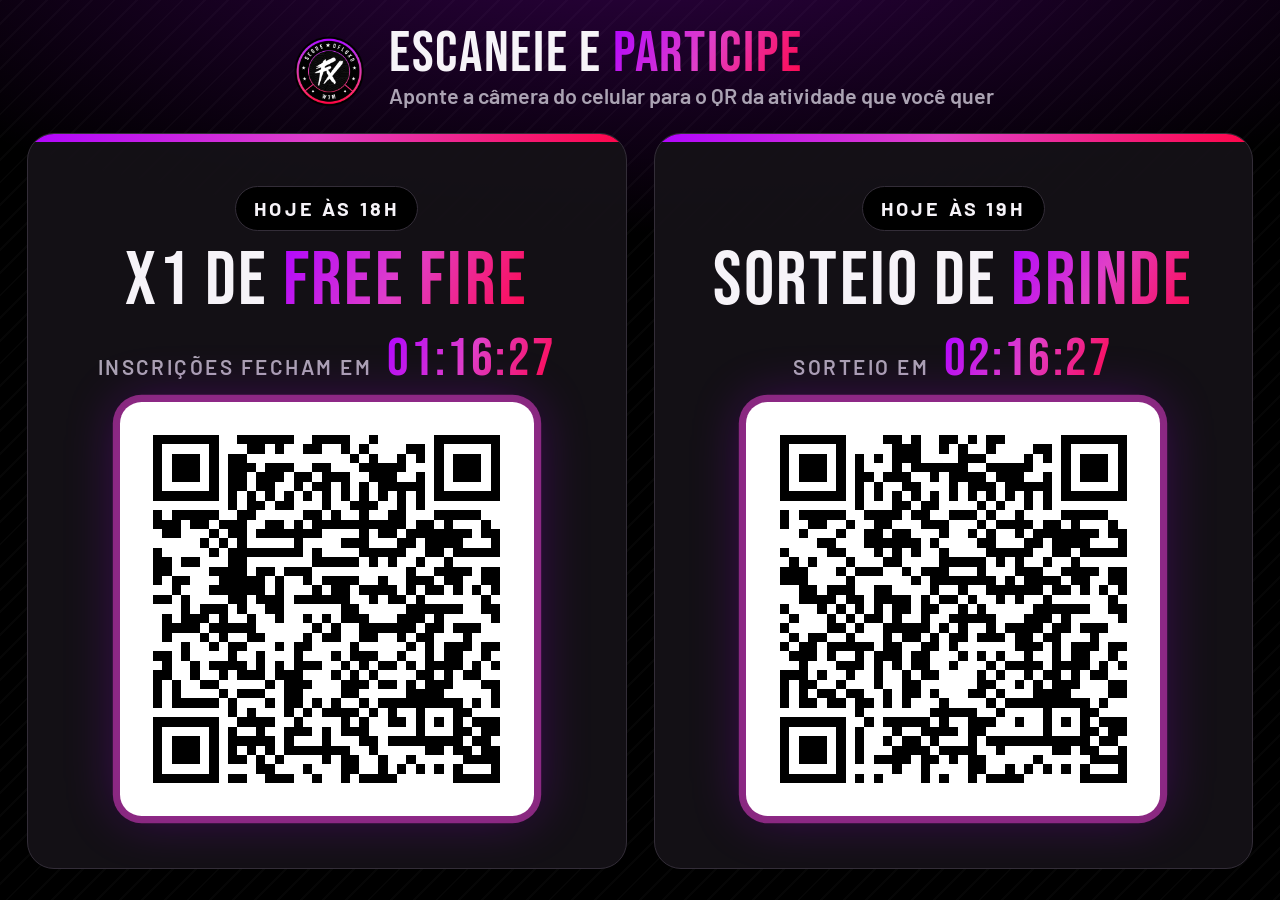
<file: sorteio/qr.html>
<!doctype html>
<html lang="pt-BR">
<head>
<meta charset="utf-8">
<meta name="viewport" content="width=device-width, initial-scale=1, viewport-fit=cover">
<meta name="theme-color" content="#000000">
<meta name="robots" content="noindex">
<title>Escaneie e participe | Fluxo W7M</title>
<link rel="icon" href="logo.png">
<link rel="preconnect" href="https://fonts.googleapis.com">
<link rel="preconnect" href="https://fonts.gstatic.com" crossorigin>
<link href="https://fonts.googleapis.com/css2?family=Bebas+Neue&family=Barlow:wght@400;500;600;700&display=swap" rel="stylesheet">
<link rel="stylesheet" href="estilo.css?v=2">
<style>
  html, body { height: 100%; overflow: hidden; }
  main { height: 100vh; height: 100dvh; display: grid; grid-template-rows: auto 1fr; gap: 2.4vmin; padding: 3vmin 3vmin 3.4vmin; }
  .topo { display: flex; align-items: center; justify-content: center; gap: 2.4vmin; }
  .topo img { width: 9vmin; height: 9vmin; }
  .topo h1 { font-size: 6.4vmin; }
  .topo p { margin: 0; color: var(--suave); font-weight: 600; font-size: 2.4vmin; }
  .duas { display: grid; grid-template-columns: 1fr 1fr; gap: 3vmin; min-height: 0; }
  .bloco { position: relative; display: flex; flex-direction: column; align-items: center; justify-content: center; gap: 1.8vmin;
    background: rgba(21,18,23,.92); border: 1px solid var(--linha); border-radius: 3vmin; padding: 3vmin 2.4vmin; text-align: center; overflow: hidden; }
  .bloco::before { content: ""; position: absolute; left: 0; right: 0; top: 0; height: .9vmin; background: var(--grad); }
  .etq { font-weight: 700; font-size: 2.2vmin; letter-spacing: .16em; text-transform: uppercase; padding: .8vmin 2vmin; border-radius: 999px; border: 1px solid var(--linha); background: var(--preto); }
  .bloco h2 { font-family: var(--titulo); font-weight: 400; font-size: 8.4vmin; line-height: .9; letter-spacing: .03em; margin: 0; }
  .qr { background: #fff; border-radius: 2.4vmin; padding: 1.6vmin; width: min(46vmin, 34vw); aspect-ratio: 1; box-shadow: 0 0 0 .8vmin rgba(224,63,200,.55), 0 0 6vmin rgba(176,5,255,.3); }
  .qr img { width: 100%; height: 100%; display: block; image-rendering: pixelated; }
  .info { display: flex; align-items: baseline; justify-content: center; gap: 1.6vmin; flex-wrap: wrap; }
  .info span { color: var(--suave); font-weight: 600; font-size: 2.3vmin; text-transform: uppercase; letter-spacing: .12em; }
  .info b { font-family: var(--titulo); font-weight: 400; font-size: 6vmin; line-height: 1; letter-spacing: .04em; font-variant-numeric: tabular-nums; }
  .chip { display: none; align-items: center; gap: 1vmin; font-size: 2.4vmin; font-weight: 600; padding: .9vmin 2vmin; border: 1px solid var(--linha); border-radius: 999px; background: var(--carvao-2); }
  .chip::before { content: ""; width: 1.4vmin; height: 1.4vmin; border-radius: 50%; background: var(--ok); }
  .chip.cheio::before { background: var(--alerta); }
  .chip b { font-family: var(--titulo); font-weight: 400; font-size: 3.4vmin; line-height: 1; }
  .fechado { display: none; flex-direction: column; align-items: center; justify-content: center; gap: 1.4vmin; flex: 1; }
  .fechado strong { font-family: var(--titulo); font-weight: 400; font-size: 7vmin; line-height: .95; }
  .fechado p { margin: 0; color: var(--suave); font-size: 2.6vmin; max-width: 30ch; }
  .bloco.encerrado .aberto { display: none; }
  .bloco.encerrado .fechado { display: flex; }
  /* Tablet em pé: um em cima do outro */
  @media (orientation: portrait) {
    .duas { grid-template-columns: 1fr; }
    .bloco { flex-direction: row; text-align: left; gap: 3vmin; }
    .bloco .txt { display: flex; flex-direction: column; align-items: flex-start; gap: 1.6vmin; flex: 1; }
    .info { justify-content: flex-start; }
    .qr { width: 38vmin; flex: none; }
    .bloco h2 { font-size: 7.4vmin; }
  }
  @media (orientation: landscape) { .bloco .txt { display: contents; } }
</style>
</head>
<body>
<main>
  <div class="topo">
    <img src="logo.png" alt="Fluxo W7M">
    <div>
      <h1 class="titulo">Escaneie e <span class="grad-txt">participe</span></h1>
      <p>Aponte a câmera do celular para o QR da atividade que você quer</p>
    </div>
  </div>

  <div class="duas">
    <section class="bloco" id="b-x1">
      <div class="txt aberto">
        <span class="etq">Hoje às 18h</span>
        <h2>X1 de <span class="grad-txt">Free Fire</span></h2>
        <div class="info"><span>Inscrições fecham em</span><b class="grad-txt" id="t-x1">--:--:--</b></div>
        <div class="chip" id="c-x1"><b id="n-x1">0</b> <span id="l-x1">de 8 vagas preenchidas</span></div>
      </div>
      <div class="qr aberto"><img src="qr-x1.png" alt="QR code da inscrição no X1 de Free Fire"></div>
      <div class="fechado"><strong>X1 <span class="grad-txt">começando</span></strong><p>Inscrições encerradas. Confirmados, procurem a promoter.</p></div>
    </section>

    <section class="bloco" id="b-sorteio">
      <div class="txt aberto">
        <span class="etq">Hoje às 19h</span>
        <h2>Sorteio de <span class="grad-txt">brinde</span></h2>
        <div class="info"><span>Sorteio em</span><b class="grad-txt" id="t-sorteio">--:--:--</b></div>
        <div class="chip" id="c-sorteio"><b id="n-sorteio">0</b> <span>pessoas concorrendo</span></div>
      </div>
      <div class="qr aberto"><img src="qr-tablet.png" alt="QR code do cadastro no sorteio de brinde"></div>
      <div class="fechado"><strong>Sorteio <span class="grad-txt">agora</span></strong><p>Inscrições encerradas. Boa sorte a todos!</p></div>
    </section>
  </div>
</main>
<script src="config.js?v=5"></script>
<script>
  const $ = id => document.getElementById(id);
  const p = n => String(n).padStart(2, '0');
  const fim = { x1: new Date(window.X1_HORA || '2026-11-14T18:00:00-03:00').getTime(), sorteio: new Date(window.SORTEIO_HORA || '2026-11-14T19:00:00-03:00').getTime() };
  function tick() {
    for (const k in fim) {
      const s = Math.max(0, Math.floor((fim[k] - Date.now()) / 1000));
      $('t-' + k).textContent = p(Math.floor(s / 3600)) + ':' + p(Math.floor(s / 60) % 60) + ':' + p(s % 60);
      $('b-' + k).classList.toggle('encerrado', s === 0);
    }
  }
  setInterval(tick, 1000); tick();

  async function contar() {
    if (!window.SORTEIO_API) return;
    try {
      const d = await (await fetch(window.SORTEIO_API + '?acao=stats&t=' + Date.now())).json();
      if (!d.ok) return;
      if (d.total >= 5) { $('n-sorteio').textContent = d.total; $('c-sorteio').style.display = 'inline-flex'; }
      if (d.x1) {
        const cheio = d.x1.total >= d.x1.vagas;
        $('n-x1').textContent = cheio ? 'Esgotado' : Math.min(d.x1.total, d.x1.vagas);
        $('l-x1').textContent = cheio ? '· inscreva-se na lista de espera' : 'de ' + d.x1.vagas + ' vagas preenchidas';
        $('c-x1').classList.toggle('cheio', cheio);
        $('c-x1').style.display = 'inline-flex';
      }
    } catch (e) {}
  }
  contar(); setInterval(contar, 30000);

  async function acordado() { try { await navigator.wakeLock.request('screen'); } catch (e) {} }
  acordado(); document.addEventListener('visibilitychange', () => { if (document.visibilityState === 'visible') acordado(); });
</script>
</body>
</html>
</file>
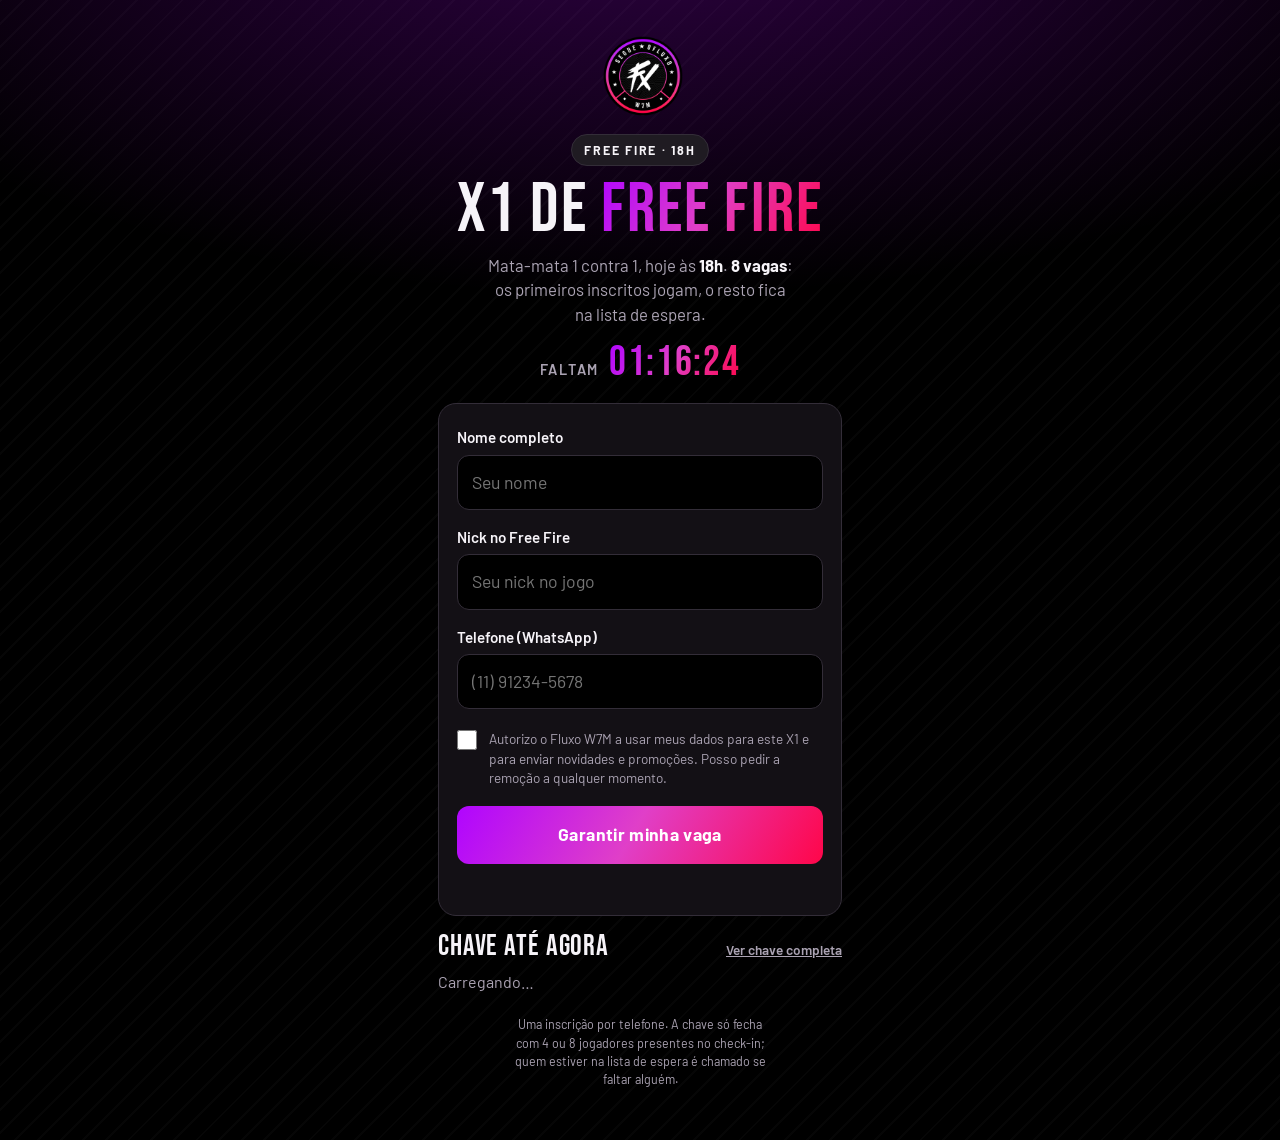
<file: sorteio/x1.html>
<!doctype html>
<html lang="pt-BR">
<head>
<meta charset="utf-8">
<meta name="viewport" content="width=device-width, initial-scale=1, viewport-fit=cover">
<meta name="theme-color" content="#000000">
<title>X1 de Free Fire | Fluxo W7M</title>
<link rel="icon" href="logo.png">
<link rel="preconnect" href="https://fonts.googleapis.com">
<link rel="preconnect" href="https://fonts.gstatic.com" crossorigin>
<link href="https://fonts.googleapis.com/css2?family=Bebas+Neue&family=Barlow:wght@400;500;600;700&display=swap" rel="stylesheet">
<link rel="stylesheet" href="estilo.css?v=2">
<style>
  main { max-width: 440px; margin: 0 auto; padding: 28px 18px 40px; display: flex; flex-direction: column; align-items: center; text-align: center; }
  .logo { width: 92px; height: 92px; display: block; margin-bottom: 14px; }
  .selo { display: inline-block; font-weight: 700; font-size: .78rem; letter-spacing: .14em; text-transform: uppercase; padding: 6px 12px; border-radius: 999px; border: 1px solid var(--linha); background: var(--carvao-2); margin-bottom: 12px; }
  h1 { font-size: clamp(3rem, 15vw, 4.4rem); }
  .lead { margin: 10px 0 22px; color: var(--suave); font-size: 1.05rem; max-width: 34ch; }
  .lead strong { color: var(--texto); }
  form, .ok { width: 100%; padding: 22px 18px; text-align: left; }
  label.campo { display: block; font-weight: 600; font-size: .95rem; margin: 0 0 6px; }
  .input { width: 100%; background: var(--preto); color: var(--texto); border: 1.5px solid var(--linha); border-radius: 12px; padding: 14px 14px; font-size: 1.1rem; margin-bottom: 16px; }
  .input:focus { border-color: var(--magenta); outline: none; }
  .aceite { display: grid; grid-template-columns: 22px 1fr; gap: 10px; align-items: start; font-size: .85rem; color: var(--suave); margin: 4px 0 18px; cursor: pointer; }
  .aceite input { width: 20px; height: 20px; margin: 1px 0 0; accent-color: var(--magenta); }
  .erro { color: var(--alerta); font-weight: 600; font-size: .92rem; min-height: 1.3em; margin: 10px 0 0; text-align: center; }
  .ok { text-align: center; display: none; }
  .ok .icone { width: 72px; height: 72px; margin: 4px auto 12px; border-radius: 50%; background: var(--grad); display: grid; place-items: center; }
  .ok h2 { font-size: 2.6rem; }
  .ok p { color: var(--suave); margin: 8px 0 20px; }
  .zap { display: flex; align-items: center; justify-content: center; gap: 10px; text-decoration: none; background: #1FA855; margin-bottom: 12px; font-size: 1rem; }
  .ok .btn-sec { width: 100%; }
  .rodape { margin-top: 22px; font-size: .78rem; color: var(--suave); max-width: 38ch; }
  .previa { width: 100%; margin-top: 18px; text-align: left; }
  .previa-topo { display: flex; justify-content: space-between; align-items: baseline; margin-bottom: 10px; }
  .previa-topo h2 { font-size: 1.8rem; }
  .previa-topo a { color: var(--suave); font-size: .85rem; font-weight: 600; }
  .config, .fechado { display: none; padding: 22px 18px; color: var(--suave); width: 100%; }
  .fechado h2 { font-size: 2.2rem; color: var(--texto); margin-bottom: 6px; }
  .timer { display: flex; align-items: baseline; justify-content: center; gap: 10px; margin: -6px 0 20px; }
  .timer span { color: var(--suave); font-weight: 600; font-size: .9rem; text-transform: uppercase; letter-spacing: .12em; }
  .timer b { font-family: var(--titulo); font-weight: 400; font-size: 2.6rem; line-height: 1; letter-spacing: .04em; font-variant-numeric: tabular-nums; background: var(--grad); -webkit-background-clip: text; background-clip: text; color: transparent; }
</style>
</head>
<body>
<main>
  <img class="logo" src="logo.png" alt="Fluxo W7M" width="92" height="92">
  <span class="selo">Free Fire · 18h</span>
  <h1 class="titulo">X1 de <span class="grad-txt">Free Fire</span></h1>
  <p class="lead">Mata-mata 1 contra 1, hoje às <strong>18h</strong>. <strong id="vagas-txt">8 vagas</strong>: os primeiros inscritos jogam, o resto fica na lista de espera.</p>
  <div class="timer" id="timer" aria-live="off"><span>Faltam</span><b id="timer-v">--:--:--</b></div>

  <form id="form" class="card" novalidate>
    <label class="campo" for="nome">Nome completo</label>
    <input class="input" id="nome" name="nome" autocomplete="name" autocapitalize="words" maxlength="80" required placeholder="Seu nome">

    <label class="campo" for="nick">Nick no Free Fire</label>
    <input class="input" id="nick" name="nick" autocomplete="off" autocapitalize="off" spellcheck="false" maxlength="24" required placeholder="Seu nick no jogo">

    <label class="campo" for="telefone">Telefone (WhatsApp)</label>
    <input class="input" id="telefone" name="telefone" type="tel" inputmode="numeric" autocomplete="tel-national" maxlength="15" required placeholder="(11) 91234-5678">

    <label class="aceite">
      <input type="checkbox" id="aceite" required>
      <span>Autorizo o Fluxo W7M a usar meus dados para este X1 e para enviar novidades e promoções. Posso pedir a remoção a qualquer momento.</span>
    </label>

    <button class="btn" id="enviar" type="submit">Garantir minha vaga</button>
    <p class="erro" id="erro" role="alert"></p>
  </form>

  <div class="ok card" id="ok" aria-live="polite">
    <div class="icone"><svg width="36" height="36" viewBox="0 0 24 24" fill="none" stroke="#fff" stroke-width="3" stroke-linecap="round" stroke-linejoin="round" aria-hidden="true"><path d="M5 12.5l4.5 4.5L19 7.5"/></svg></div>
    <h2 class="titulo" id="ok-titulo">Vaga garantida!</h2>
    <p id="ok-texto">Chegue no estande às 17h50 para o check-in.</p>
    <a class="btn zap" id="zap" href="#" target="_blank" rel="noopener">
      <svg width="22" height="22" viewBox="0 0 24 24" fill="#fff" aria-hidden="true"><path d="M12 2a10 10 0 0 0-8.6 15.1L2 22l5-1.3A10 10 0 1 0 12 2zm0 18.2c-1.5 0-3-.4-4.3-1.2l-.3-.2-3 .8.8-2.9-.2-.3A8.2 8.2 0 1 1 12 20.2zm4.5-6.1c-.2-.1-1.5-.7-1.7-.8-.2-.1-.4-.1-.6.1l-.8 1c-.1.2-.3.2-.5.1a6.7 6.7 0 0 1-3.3-2.9c-.2-.4.2-.4.7-1.3.1-.2 0-.3 0-.4l-.8-1.8c-.2-.5-.4-.4-.6-.4h-.5c-.2 0-.4.1-.7.3-.2.3-.9.9-.9 2.2s1 2.6 1.1 2.7c.1.2 1.9 2.9 4.6 4 1.7.7 2.4.8 3.2.6.5-.1 1.5-.6 1.7-1.2.2-.6.2-1.1.2-1.2-.1-.1-.3-.2-.5-.3z"/></svg>
      Chamar um amigo pro X1
    </a>
    <a class="btn-sec" href="chave.html" target="_blank" rel="noopener" style="display:block;text-decoration:none;margin-bottom:10px">Ver a chave do X1</a>
    <button class="btn-sec" id="outro" type="button">Inscrever outra pessoa</button>
  </div>

  <div class="config card" id="config">Sorteio em configuração. Volte em alguns minutos.</div>
  <div class="fechado card" id="fechado"><h2 class="titulo">Inscrições encerradas</h2>O X1 está começando. Confirmados, procurem a promoter no estande!</div>

  <section class="previa">
    <div class="previa-topo"><h2 class="titulo">Chave até agora</h2><a href="chave.html" target="_blank" rel="noopener">Ver chave completa</a></div>
    <div id="previa"><p class="suave" style="margin:0">Carregando…</p></div>
  </section>

  <p class="rodape">Uma inscrição por telefone. A chave só fecha com 4 ou 8 jogadores presentes no check-in; quem estiver na lista de espera é chamado se faltar alguém.</p>
</main>

<script src="config.js?v=5"></script>
<script src="chave.js?v=1"></script>
<script>
  const API = window.SORTEIO_API;
  const $ = id => document.getElementById(id);
  const origem = new URLSearchParams(location.search).get('origem') || 'link';

  if (!API) { $('form').style.display = 'none'; $('config').style.display = 'block'; }

  // Contagem regressiva e encerramento às 19h
  const FIM = new Date(window.X1_HORA || '2026-11-14T18:00:00-03:00').getTime();
  function tick() {
    const s = Math.max(0, Math.floor((FIM - Date.now()) / 1000));
    const p = n => String(n).padStart(2, '0');
    $('timer-v').textContent = p(Math.floor(s / 3600)) + ':' + p(Math.floor(s / 60) % 60) + ':' + p(s % 60);
    if (s === 0) {
      $('timer').style.display = 'none';
      $('form').style.display = 'none'; $('ok').style.display = 'none';
      $('fechado').style.display = 'block';
      clearInterval(relogio);
    }
  }
  const relogio = setInterval(tick, 1000); tick();

  // Vagas restantes ao vivo
  async function vagas() {
    if (!API) return;
    try {
      const d = await (await fetch(API + '?acao=stats&t=' + Date.now())).json();
      if (!d.ok || !d.x1) return;
      desenharChaveX1($('previa'), d.x1, 'compacto');
      const resta = d.x1.vagas - d.x1.total;
      $('vagas-txt').textContent = resta > 0 ? (resta === 1 ? 'Última vaga' : 'Restam ' + resta + ' vagas') : 'Vagas esgotadas';
    } catch (e) {}
  }
  vagas(); setInterval(vagas, 30000);

  // Envia e tenta de novo uma vez se a rede ou o Google falhar (o cadastro não duplica)
  async function enviar(dados) {
    for (let t = 0; t < 2; t++) {
      try {
        const r = await fetch(API, { method: 'POST', body: JSON.stringify(dados) });
        return await r.json();
      } catch (e) {
        if (t === 1) throw e;
        await new Promise(ok => setTimeout(ok, 1500));
      }
    }
  }

  // Botão de indicação pelo WhatsApp (entra na planilha com origem "indicacao")
  const linkIndicacao = new URL('x1.html?origem=indicacao', location.href).href;
  $('zap').href = 'https://wa.me/?text=' + encodeURIComponent('Bora no X1 de Free Fire do Fluxo W7M hoje às 18h! Só 8 vagas, se inscreve aqui: ' + linkIndicacao);

  // "joão DA silva" -> "João da Silva"
  function arrumarNome(n) {
    const mini = ['da', 'de', 'do', 'das', 'dos', 'e'];
    return n.trim().replace(/\s+/g, ' ').toLowerCase().split(' ')
      .map((p, i) => i > 0 && mini.includes(p) ? p : p.charAt(0).toUpperCase() + p.slice(1)).join(' ');
  }

  // DDD existente, celular com 9 na frente, nada de 99999-9999
  const DDDS = '11 12 13 14 15 16 17 18 19 21 22 24 27 28 31 32 33 34 35 37 38 41 42 43 44 45 46 47 48 49 51 53 54 55 61 62 63 64 65 66 67 68 69 71 73 74 75 77 79 81 82 83 84 85 86 87 88 89 91 92 93 94 95 96 97 98 99'.split(' ');
  function validarFone(f) {
    if (f.length < 10) return 'Telefone incompleto. Use DDD + número.';
    if (!DDDS.includes(f.slice(0, 2))) return 'DDD inválido. Confira os dois primeiros números.';
    if (f.length === 11 && f[2] !== '9') return 'Celular precisa começar com 9 depois do DDD.';
    if (/^(\d)\1+$/.test(f.slice(2))) return 'Esse número não parece válido.';
    return '';
  }

  // Máscara de telefone
  $('telefone').addEventListener('input', e => {
    const d = e.target.value.replace(/\D/g, '').slice(0, 11);
    let v = d;
    if (d.length > 2) v = '(' + d.slice(0, 2) + ') ' + d.slice(2);
    if (d.length > 6) v = '(' + d.slice(0, 2) + ') ' + (d.length === 11 ? d.slice(2, 7) + '-' + d.slice(7) : d.slice(2, 6) + '-' + d.slice(6));
    e.target.value = v;
  });

  $('form').addEventListener('submit', async e => {
    e.preventDefault();
    const nome = arrumarNome($('nome').value);
    const fone = $('telefone').value.replace(/\D/g, '');
    $('erro').textContent = '';
    if (nome.split(' ').length < 2 || nome.length < 5 || /\d/.test(nome)) return falha('Informe nome e sobrenome.', 'nome');
    const nick = $('nick').value.trim().replace(/\s+/g, ' ');
    if (nick.length < 2) return falha('Informe seu nick no Free Fire.', 'nick');
    const erroFone = validarFone(fone);
    if (erroFone) return falha(erroFone, 'telefone');
    if (!$('aceite').checked) return falha('Marque a autorização para participar.');

    $('enviar').disabled = true; $('enviar').textContent = 'Enviando...';
    try {
      const j = await enviar({ acao: 'x1', nome, nick, telefone: fone, aceite: true, origem });
      if (!j.ok) return falha(j.erro || 'Não foi possível cadastrar.');
      if (j.confirmado) {
        $('ok-titulo').textContent = j.duplicado ? 'Você já está inscrito!' : 'Vaga garantida!';
        $('ok-texto').textContent = 'Você é o jogador ' + j.posicao + ' de ' + j.vagas + '. Chegue no estande às 17h50 para o check-in, com o Free Fire atualizado.';
      } else {
        $('ok-titulo').textContent = 'Lista de espera';
        $('ok-texto').textContent = 'As ' + j.vagas + ' vagas já foram preenchidas. Você é o ' + (j.posicao - j.vagas) + 'º da lista de espera: esteja no estande às 17h50, se alguém faltar você entra.';
      }
      $('form').style.display = 'none'; $('ok').style.display = 'block';
      vagas();
    } catch (err) {
      falha('Sem conexão. Tente de novo.');
    } finally {
      $('enviar').disabled = false; $('enviar').textContent = 'Garantir minha vaga';
    }
  });

  $('outro').addEventListener('click', () => {
    $('form').reset(); $('ok').style.display = 'none'; $('form').style.display = 'block'; $('nome').focus();
  });

  function falha(msg, campo) { $('erro').textContent = msg; if (campo) $(campo).focus(); }
</script>
</body>
</html>
</file>
<file: sorteio/estilo.css>
:root {
  --preto: #000; --carvao: #151217; --carvao-2: #1F1B22; --linha: #332D38;
  --texto: #F6F3F8; --suave: #ABA3B3;
  --roxo: #B005FF; --magenta: #E03FC8; --vermelho: #FF0649;
  --grad: linear-gradient(120deg, #B005FF 0%, #E03FC8 48%, #FF0649 100%);
  --ok: #5BE3A4; --alerta: #FF5C7A;
  --titulo: "Bebas Neue", Impact, "Arial Narrow", sans-serif;
  --texto-ff: "Barlow", "Segoe UI", system-ui, sans-serif;
}
* { box-sizing: border-box; }
html, body { margin: 0; background: var(--preto); color: var(--texto); font-family: var(--texto-ff); line-height: 1.45; }
body {
  min-height: 100vh; min-height: 100dvh;
  background:
    radial-gradient(120% 60% at 50% -10%, rgba(176,5,255,.28), transparent 60%),
    repeating-linear-gradient(135deg, rgba(255,255,255,.025) 0 2px, transparent 2px 16px),
    var(--preto);
}
button, input { font: inherit; }
:focus-visible { outline: 3px solid var(--magenta); outline-offset: 2px; }
.titulo { font-family: var(--titulo); font-weight: 400; letter-spacing: .03em; line-height: .92; margin: 0; }
.grad-txt { background: var(--grad); -webkit-background-clip: text; background-clip: text; color: transparent; }
.btn { width: 100%; background: var(--grad); color: #fff; border: 0; border-radius: 12px; padding: 16px 20px; font-weight: 700; font-size: 1.1rem; letter-spacing: .02em; cursor: pointer; }
.btn:hover { filter: brightness(1.1); }
.btn:disabled { opacity: .55; cursor: wait; filter: none; }
.btn-sec { background: transparent; color: var(--texto); border: 1.5px solid var(--linha); border-radius: 12px; padding: 12px 18px; font-weight: 600; cursor: pointer; }
.btn-sec:hover { border-color: var(--magenta); }
.card { background: rgba(21,18,23,.92); border: 1px solid var(--linha); border-radius: 18px; }
.suave { color: var(--suave); }

/* ---------- Prévia da chave do X1 ---------- */
.cv-grade { display: grid; grid-template-columns: 1fr 1fr; gap: 10px; }
.cv-jogo { background: var(--carvao); border: 1px solid var(--linha); border-radius: 12px; padding: 8px; display: flex; flex-direction: column; gap: 4px; }
.cv-rot { font-size: .7rem; font-weight: 700; letter-spacing: .12em; text-transform: uppercase; color: var(--suave); padding: 0 4px 2px; }
.cv-slot { display: flex; align-items: center; gap: 8px; padding: 7px 8px; border-radius: 8px; background: var(--preto); border: 1px dashed var(--linha); min-height: 42px; text-align: left; }
.cv-slot.cheio { border: 1px solid var(--magenta); background: rgba(224,63,200,.08); }
.cv-slot.futuro { border-style: dotted; opacity: .7; }
.cv-slot b { display: block; font-size: .95rem; line-height: 1.15; word-break: break-word; }
.cv-slot small { display: block; color: var(--suave); font-size: .72rem; }
.cv-n { flex: none; width: 22px; height: 22px; border-radius: 50%; display: grid; place-items: center; font-size: .72rem; font-weight: 700; background: var(--carvao-2); color: var(--suave); }
.cv-slot.cheio .cv-n { background: var(--grad); color: #fff; }
.cv-aberta { color: var(--suave); font-size: .85rem; font-style: italic; }
.cv-x { text-align: center; font-family: var(--titulo); color: var(--suave); font-size: .95rem; line-height: 1; }
.cv-chave { display: grid; grid-template-columns: repeat(3, 1fr); gap: 18px; align-items: stretch; }
.cv-col { display: flex; flex-direction: column; }
.cv-col h3 { font-family: var(--titulo); font-weight: 400; font-size: 1.5rem; letter-spacing: .04em; margin: 0 0 10px; text-align: center; color: var(--suave); }
.cv-jogos { flex: 1; display: flex; flex-direction: column; justify-content: space-around; gap: 12px; }
@media (max-width: 720px) { .cv-chave { grid-template-columns: 1fr; } }
</file>
